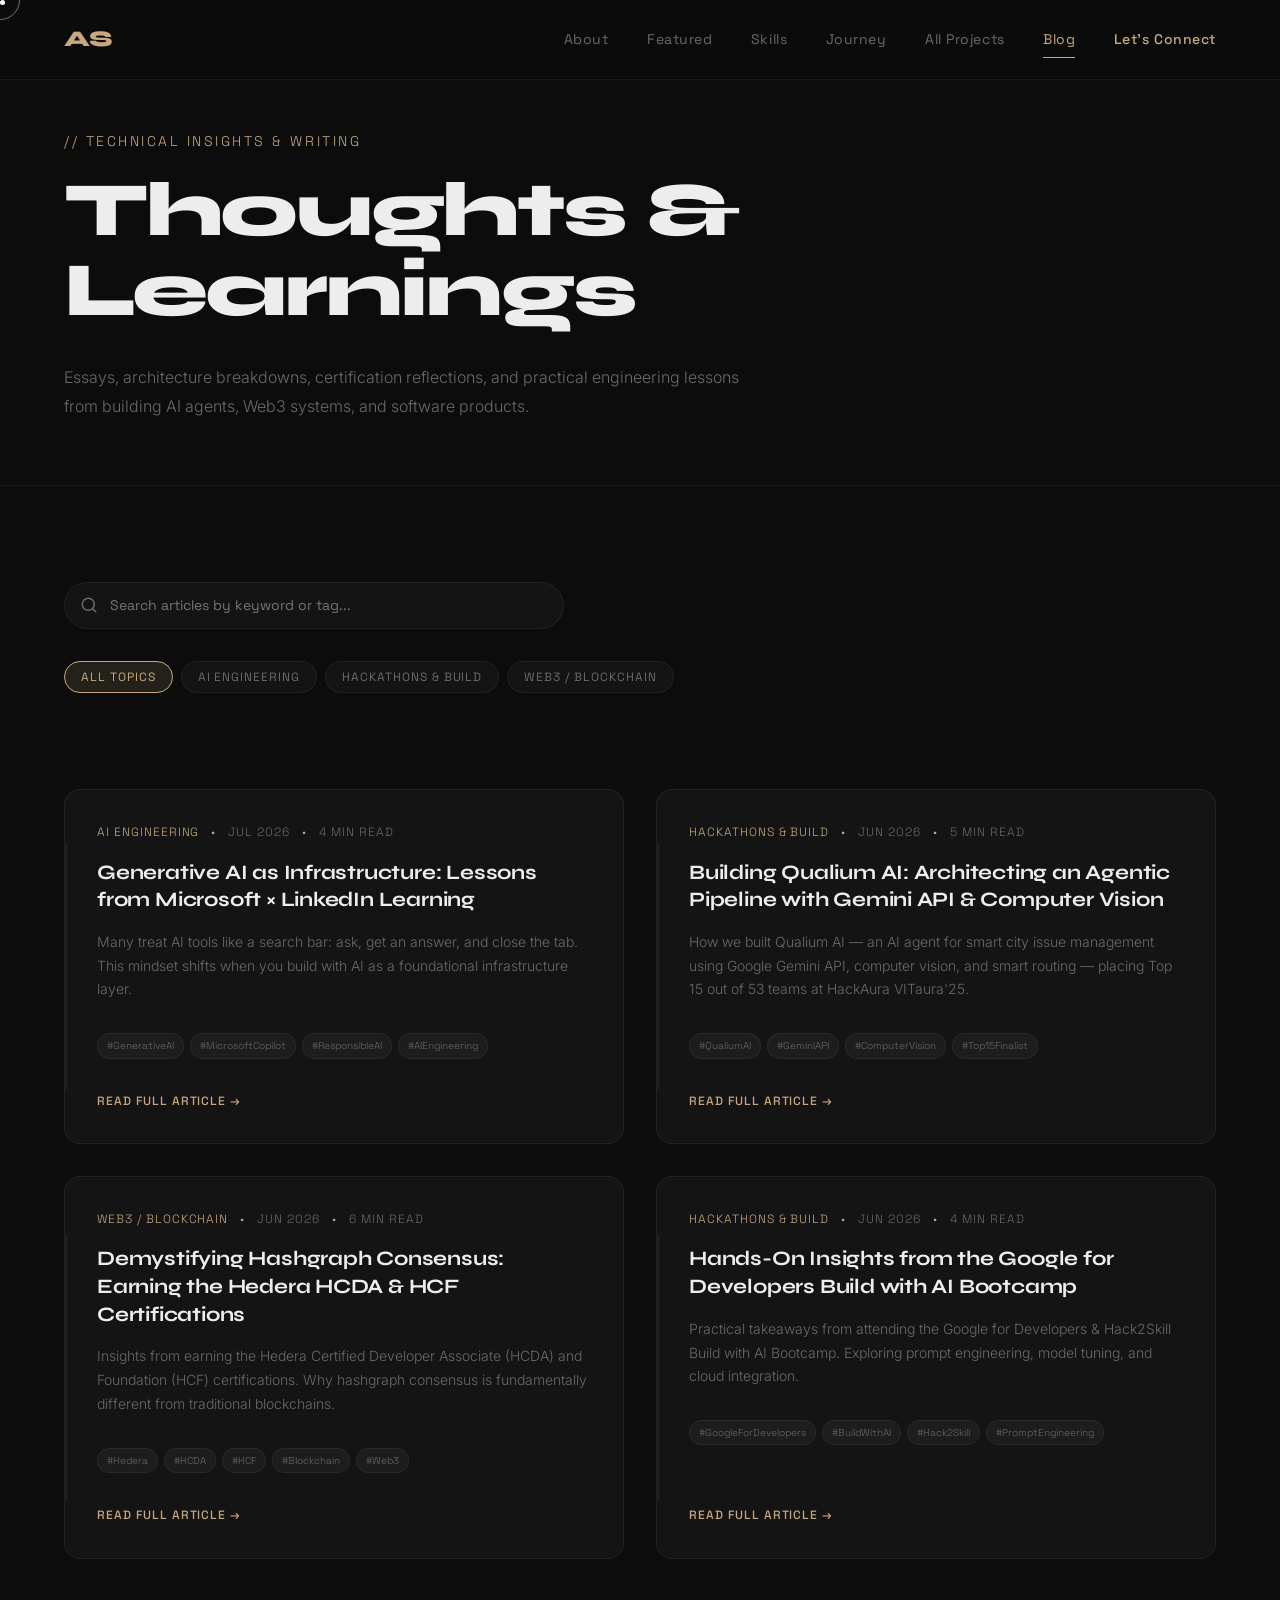
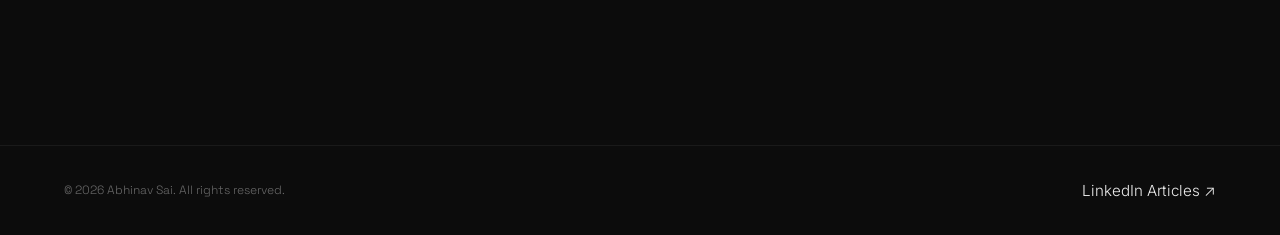
<file: blog/index.html>
<!DOCTYPE html>
<html lang="en">
<head>
  <meta charset="UTF-8">
  <meta name="viewport" content="width=device-width, initial-scale=1.0">
  <title>Insights &amp; Blog — Abhinav Sai | AI &amp; Software Engineering</title>
  <meta name="description" content="Technical articles, learnings, and insights on Generative AI, machine learning, Hedera Hashgraph Web3, and hackathon engineering by Abhinav Sai.">
  <meta name="theme-color" content="#0c0c0c">

  <!-- Open Graph -->
  <meta property="og:title" content="Insights & Blog — Abhinav Sai | AI & Software Engineering">
  <meta property="og:description" content="Technical articles and learnings on Generative AI, Web3, and Software Engineering.">
  <meta property="og:type" content="website">

  <!-- Favicon -->
  <link rel="icon" href="data:image/svg+xml,<svg xmlns=%22http://www.w3.org/2000/svg%22 viewBox=%220 0 100 100%22><rect fill=%22%230c0c0c%22 width=%22100%22 height=%22100%22 rx=%2220%22/><text x=%2250%22 y=%2268%22 font-family=%22sans-serif%22 font-size=%2240%22 font-weight=%22700%22 fill=%22%23C8A97E%22 text-anchor=%22middle%22>AS</text></svg>">

  <!-- Fonts -->
  <link rel="preconnect" href="https://fonts.googleapis.com">
  <link rel="preconnect" href="https://fonts.gstatic.com" crossorigin>
  <link href="https://fonts.googleapis.com/css2?family=Syne:wght@400;500;600;700;800&family=Inter:wght@300;400;500&family=Space+Grotesk:wght@400;500&display=swap" rel="stylesheet">

  <!-- Styles (Standalone Blog CSS) -->
  <link rel="stylesheet" href="css/blog.css">
  <link rel="stylesheet" href="../css/blog.css">
</head>
<body>
  <!-- ==================== CUSTOM CURSOR ==================== -->
  <div class="cursor" id="cursor">
    <div class="cursor__circle"></div>
    <span class="cursor__label"></span>
  </div>
  <div class="cursor-dot" id="cursor-dot"></div>

  <!-- ==================== NAVIGATION ==================== -->
  <header class="nav" id="nav">
    <div class="nav__inner">
      <a href="https://abhinavsai.com/" class="nav__logo">
        <span>AS</span>
      </a>
      <nav class="nav__links" aria-label="Main navigation">
        <a href="https://abhinavsai.com/#about" class="nav__link">About</a>
        <a href="https://abhinavsai.com/#work" class="nav__link">Featured</a>
        <a href="https://abhinavsai.com/#services" class="nav__link">Skills</a>
        <a href="https://abhinavsai.com/#experience" class="nav__link">Journey</a>
        <a href="https://abhinavsai.com/projects" class="nav__link">All Projects</a>
        <a href="index.html" class="nav__link is-active" style="color: var(--c-accent);">Blog</a>
        <a href="https://abhinavsai.com/#contact" class="nav__link nav__link--cta">Let's Connect</a>
      </nav>
      <button class="nav__hamburger" id="nav-hamburger" aria-label="Toggle navigation menu">
        <div class="nav__hamburger-lines">
          <span></span>
          <span></span>
        </div>
      </button>
    </div>
  </header>

  <!-- ==================== MOBILE MENU OVERLAY ==================== -->
  <div class="menu-overlay" id="menu-overlay">
    <nav class="menu-overlay__nav" aria-label="Mobile navigation">
      <a href="https://abhinavsai.com/#about" class="menu-overlay__link" data-index="01"><span>About</span></a>
      <a href="https://abhinavsai.com/#work" class="menu-overlay__link" data-index="02"><span>Featured</span></a>
      <a href="https://abhinavsai.com/#services" class="menu-overlay__link" data-index="03"><span>Skills</span></a>
      <a href="https://abhinavsai.com/#experience" class="menu-overlay__link" data-index="04"><span>Journey</span></a>
      <a href="https://abhinavsai.com/projects" class="menu-overlay__link" data-index="05"><span>Projects</span></a>
      <a href="index.html" class="menu-overlay__link" data-index="06"><span style="color: var(--c-accent);">Blog</span></a>
      <a href="https://abhinavsai.com/#contact" class="menu-overlay__link" data-index="07"><span>Contact</span></a>
    </nav>
    <div class="menu-overlay__footer">
      <div class="menu-overlay__footer-socials">
        <a href="https://github.com/abhinavsai2006" target="_blank" rel="noopener">GitHub</a>
        <a href="https://www.linkedin.com/in/madapatiabhinav-sai" target="_blank" rel="noopener">LinkedIn</a>
      </div>
      <span class="menu-overlay__footer-email">hello@abhinavsai.com</span>
    </div>
  </div>

  <main>
    <!-- ==================== HERO SECTION ==================== -->
    <section class="blog-hero">
      <div class="container">
        <div class="blog-hero__header">
          <span class="blog-hero__tag">// TECHNICAL INSIGHTS &amp; WRITING</span>
          <h1 class="blog-hero__title">Thoughts &amp; Learnings</h1>
          <p class="blog-hero__subtitle">
            Essays, architecture breakdowns, certification reflections, and practical engineering lessons from building AI agents, Web3 systems, and software products.
          </p>
        </div>
      </div>
    </section>

    <!-- ==================== ARTICLES SECTION ==================== -->
    <section style="padding: var(--space-lg) 0 var(--section-py);">
      <div class="container">

        <!-- Toolbar: Search & Category Filters -->
        <div class="blog-toolbar">
          <div class="blog-search">
            <svg width="18" height="18" viewBox="0 0 24 24" fill="none" stroke="currentColor" stroke-width="2" stroke-linecap="round" stroke-linejoin="round">
              <circle cx="11" cy="11" r="8"></circle>
              <line x1="21" y1="21" x2="16.65" y2="16.65"></line>
            </svg>
            <input type="text" id="blog-search-input" placeholder="Search articles by keyword or tag..." aria-label="Search articles">
          </div>

          <div class="blog-filters" id="blog-filters">
            <button class="filter-pill is-active" data-category="all">All Topics</button>
            <button class="filter-pill" data-category="ai engineering">AI Engineering</button>
            <button class="filter-pill" data-category="hackathons & build">Hackathons &amp; Build</button>
            <button class="filter-pill" data-category="web3 / blockchain">Web3 / Blockchain</button>
          </div>
        </div>

        <!-- Articles Grid -->
        <div class="blog-grid" id="blog-grid">
          <!-- Dynamically rendered by JS -->
        </div>

      </div>
    </section>
  </main>

  <!-- ==================== ARTICLE MODAL VIEWER ==================== -->
  <div class="article-modal" id="article-modal" role="dialog" aria-modal="true">
    <div class="article-modal__content">
      <button class="article-modal__close" id="modal-close" aria-label="Close article">&times;</button>
      <div class="article-modal__body" id="modal-body">
        <!-- Content injected dynamically -->
      </div>
    </div>
  </div>

  <!-- ==================== FOOTER ==================== -->
  <footer class="footer">
    <div class="container">
      <div class="footer__inner">
        <span class="footer__copy">&copy; 2026 Abhinav Sai. All rights reserved.</span>
        <a href="https://www.linkedin.com/in/madapati-abhinav-sai/" target="_blank" rel="noopener noreferrer" class="creds__linkedin">
          LinkedIn Articles ↗
        </a>
      </div>
    </div>
  </footer>

  <!-- Scripts -->
  <script src="js/blog.js"></script>
  <script src="../js/blog.js"></script>
</body>
</html>
</file>
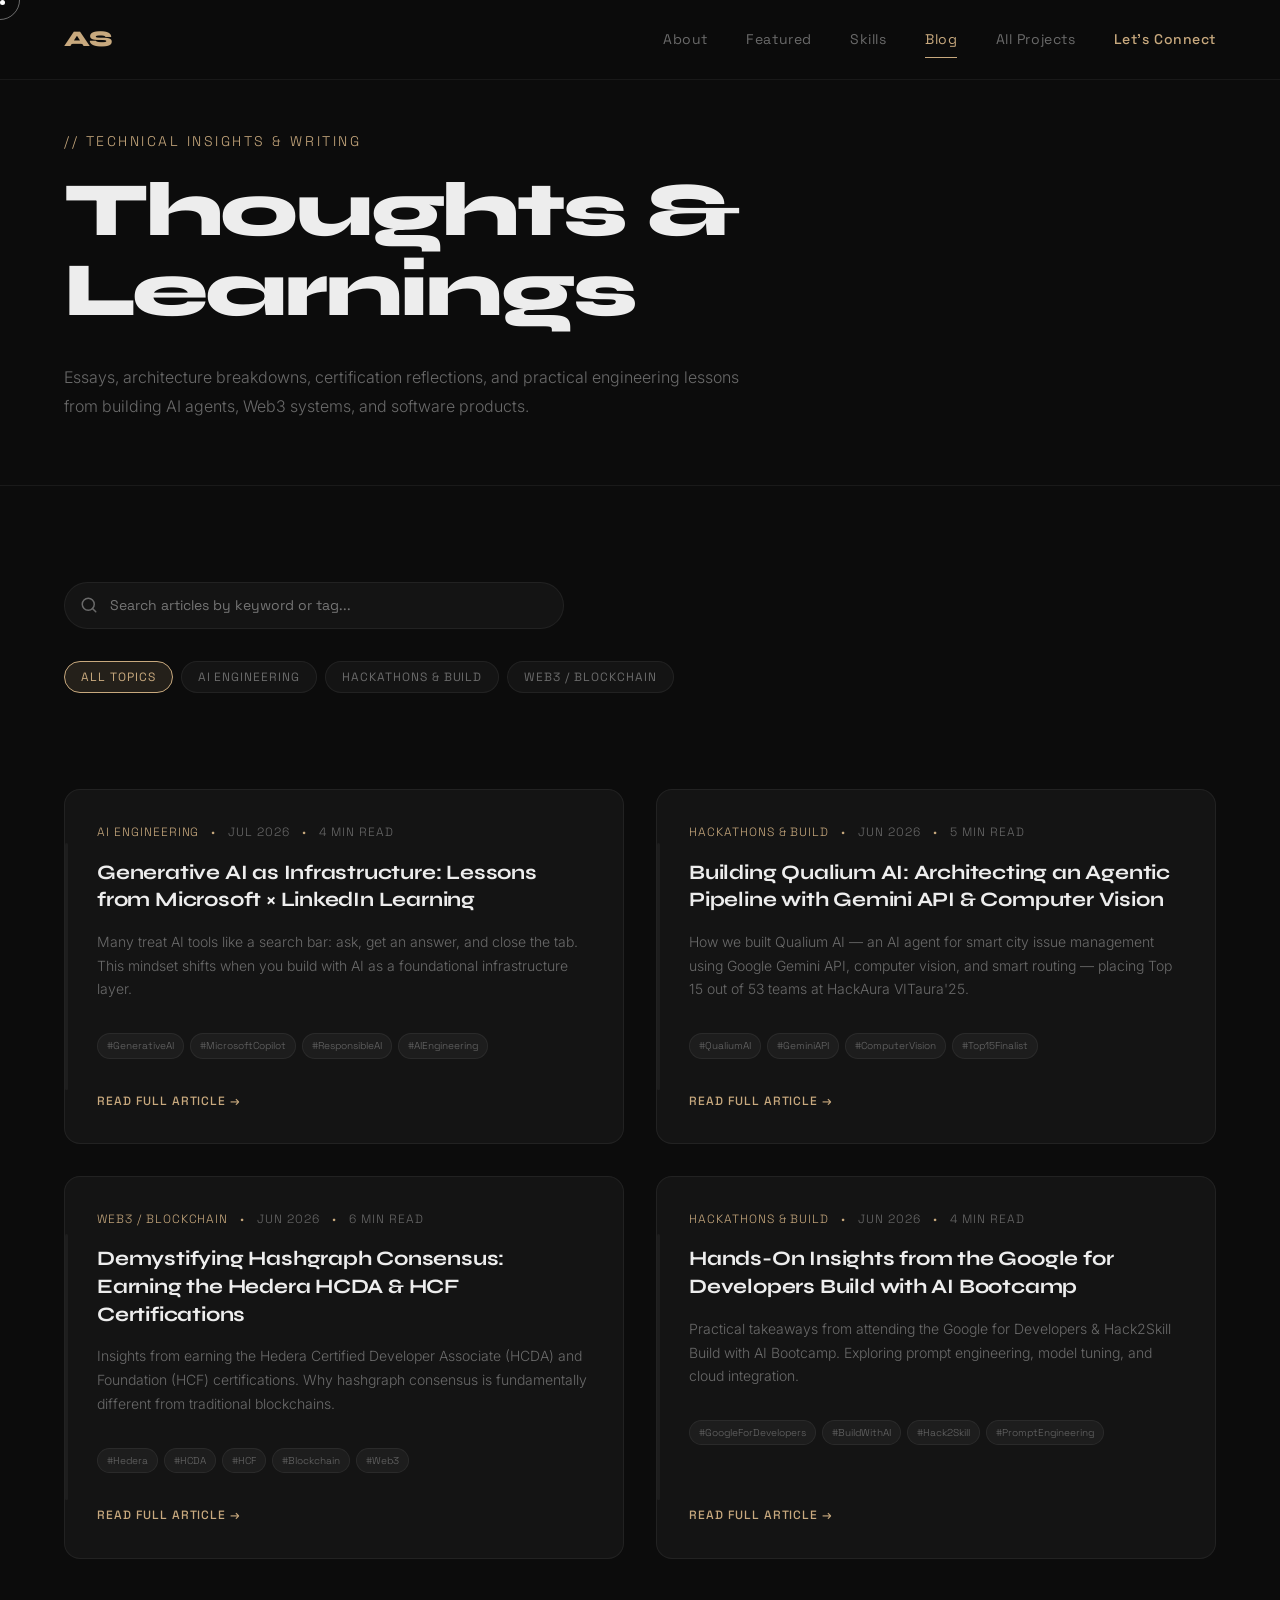
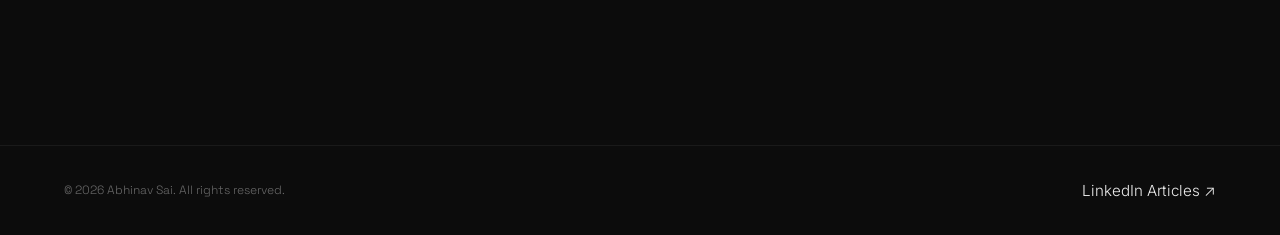
<file: blogs/index.html>
<!DOCTYPE html>
<html lang="en">
<head>
  <meta charset="UTF-8">
  <meta name="viewport" content="width=device-width, initial-scale=1.0">
  <title>Insights &amp; Blog — Abhinav Sai | AI &amp; Software Engineering</title>
  <meta name="description" content="Technical articles, learnings, and insights on Generative AI, machine learning, Hedera Hashgraph Web3, and hackathon engineering by Abhinav Sai.">
  <meta name="theme-color" content="#0c0c0c">

  <!-- Open Graph -->
  <meta property="og:title" content="Insights & Blog — Abhinav Sai | AI & Software Engineering">
  <meta property="og:description" content="Technical articles and learnings on Generative AI, Web3, and Software Engineering.">
  <meta property="og:type" content="website">

  <!-- Favicon -->
  <link rel="icon" href="data:image/svg+xml,<svg xmlns=%22http://www.w3.org/2000/svg%22 viewBox=%220 0 100 100%22><rect fill=%22%230c0c0c%22 width=%22100%22 height=%22100%22 rx=%2220%22/><text x=%2250%22 y=%2268%22 font-family=%22sans-serif%22 font-size=%2240%22 font-weight=%22700%22 fill=%22%23C8A97E%22 text-anchor=%22middle%22>AS</text></svg>">

  <!-- Fonts -->
  <link rel="preconnect" href="https://fonts.googleapis.com">
  <link rel="preconnect" href="https://fonts.gstatic.com" crossorigin>
  <link href="https://fonts.googleapis.com/css2?family=Syne:wght@400;500;600;700;800&family=Inter:wght@300;400;500&family=Space+Grotesk:wght@400;500&display=swap" rel="stylesheet">

  <!-- Styles (Standalone Blog CSS) -->
  <link rel="stylesheet" href="css/blog.css">
  <link rel="stylesheet" href="../css/blog.css">
</head>
<body>
  <!-- ==================== CUSTOM CURSOR ==================== -->
  <div class="cursor" id="cursor">
    <div class="cursor__circle"></div>
    <span class="cursor__label"></span>
  </div>
  <div class="cursor-dot" id="cursor-dot"></div>

  <!-- ==================== NAVIGATION ==================== -->
  <header class="nav" id="nav">
    <div class="nav__inner">
      <a href="https://abhinavsai.com/" class="nav__logo">
        <span>AS</span>
      </a>
      <nav class="nav__links" aria-label="Main navigation">
        <a href="https://abhinavsai.com/#about" class="nav__link">About</a>
        <a href="https://abhinavsai.com/#work" class="nav__link">Featured</a>
        <a href="https://abhinavsai.com/#services" class="nav__link">Skills</a>
        <a href="index.html" class="nav__link is-active" style="color: var(--c-accent);">Blog</a>
        <a href="https://abhinavsai.com/projects" class="nav__link">All Projects</a>
        <a href="https://abhinavsai.com/#contact" class="nav__link nav__link--cta">Let's Connect</a>
      </nav>
      <button class="nav__hamburger" id="nav-hamburger" aria-label="Toggle navigation menu">
        <div class="nav__hamburger-lines">
          <span></span>
          <span></span>
        </div>
      </button>
    </div>
  </header>

  <!-- ==================== MOBILE MENU OVERLAY ==================== -->
  <div class="menu-overlay" id="menu-overlay">
    <nav class="menu-overlay__nav" aria-label="Mobile navigation">
      <a href="https://abhinavsai.com/#about" class="menu-overlay__link" data-index="01"><span>About</span></a>
      <a href="https://abhinavsai.com/#work" class="menu-overlay__link" data-index="02"><span>Featured</span></a>
      <a href="https://abhinavsai.com/#services" class="menu-overlay__link" data-index="03"><span>Skills</span></a>
      <a href="https://abhinavsai.com/#experience" class="menu-overlay__link" data-index="04"><span>Journey</span></a>
      <a href="https://abhinavsai.com/projects" class="menu-overlay__link" data-index="05"><span>Projects</span></a>
      <a href="index.html" class="menu-overlay__link" data-index="06"><span style="color: var(--c-accent);">Blog</span></a>
      <a href="https://abhinavsai.com/#contact" class="menu-overlay__link" data-index="07"><span>Contact</span></a>
    </nav>
    <div class="menu-overlay__footer">
      <div class="menu-overlay__footer-socials">
        <a href="https://github.com/abhinavsai2006" target="_blank" rel="noopener">GitHub</a>
        <a href="https://www.linkedin.com/in/madapatiabhinav-sai" target="_blank" rel="noopener">LinkedIn</a>
      </div>
      <span class="menu-overlay__footer-email">hello@abhinavsai.com</span>
    </div>
  </div>

  <main>
    <!-- ==================== HERO SECTION ==================== -->
    <section class="blog-hero">
      <div class="container">
        <div class="blog-hero__header">
          <span class="blog-hero__tag">// TECHNICAL INSIGHTS &amp; WRITING</span>
          <h1 class="blog-hero__title">Thoughts &amp; Learnings</h1>
          <p class="blog-hero__subtitle">
            Essays, architecture breakdowns, certification reflections, and practical engineering lessons from building AI agents, Web3 systems, and software products.
          </p>
        </div>
      </div>
    </section>

    <!-- ==================== ARTICLES SECTION ==================== -->
    <section style="padding: var(--space-lg) 0 var(--section-py);">
      <div class="container">

        <!-- Toolbar: Search & Category Filters -->
        <div class="blog-toolbar">
          <div class="blog-search">
            <svg width="18" height="18" viewBox="0 0 24 24" fill="none" stroke="currentColor" stroke-width="2" stroke-linecap="round" stroke-linejoin="round">
              <circle cx="11" cy="11" r="8"></circle>
              <line x1="21" y1="21" x2="16.65" y2="16.65"></line>
            </svg>
            <input type="text" id="blog-search-input" placeholder="Search articles by keyword or tag..." aria-label="Search articles">
          </div>

          <div class="blog-filters" id="blog-filters">
            <button class="filter-pill is-active" data-category="all">All Topics</button>
            <button class="filter-pill" data-category="ai engineering">AI Engineering</button>
            <button class="filter-pill" data-category="hackathons & build">Hackathons &amp; Build</button>
            <button class="filter-pill" data-category="web3 / blockchain">Web3 / Blockchain</button>
          </div>
        </div>

        <!-- Articles Grid -->
        <div class="blog-grid" id="blog-grid">
          <!-- Dynamically rendered by JS -->
        </div>

      </div>
    </section>
  </main>

  <!-- ==================== ARTICLE MODAL VIEWER ==================== -->
  <div class="article-modal" id="article-modal" role="dialog" aria-modal="true">
    <div class="article-modal__content">
      <button class="article-modal__close" id="modal-close" aria-label="Close article">&times;</button>
      <div class="article-modal__body" id="modal-body">
        <!-- Content injected dynamically -->
      </div>
    </div>
  </div>

  <!-- ==================== FOOTER ==================== -->
  <footer class="footer">
    <div class="container">
      <div class="footer__inner">
        <span class="footer__copy">&copy; 2026 Abhinav Sai. All rights reserved.</span>
        <a href="https://www.linkedin.com/in/madapati-abhinav-sai/" target="_blank" rel="noopener noreferrer" class="creds__linkedin">
          LinkedIn Articles ↗
        </a>
      </div>
    </div>
  </footer>

  <!-- Scripts -->
  <script src="js/blog.js"></script>
  <script src="../js/blog.js"></script>
</body>
</html>
</file>
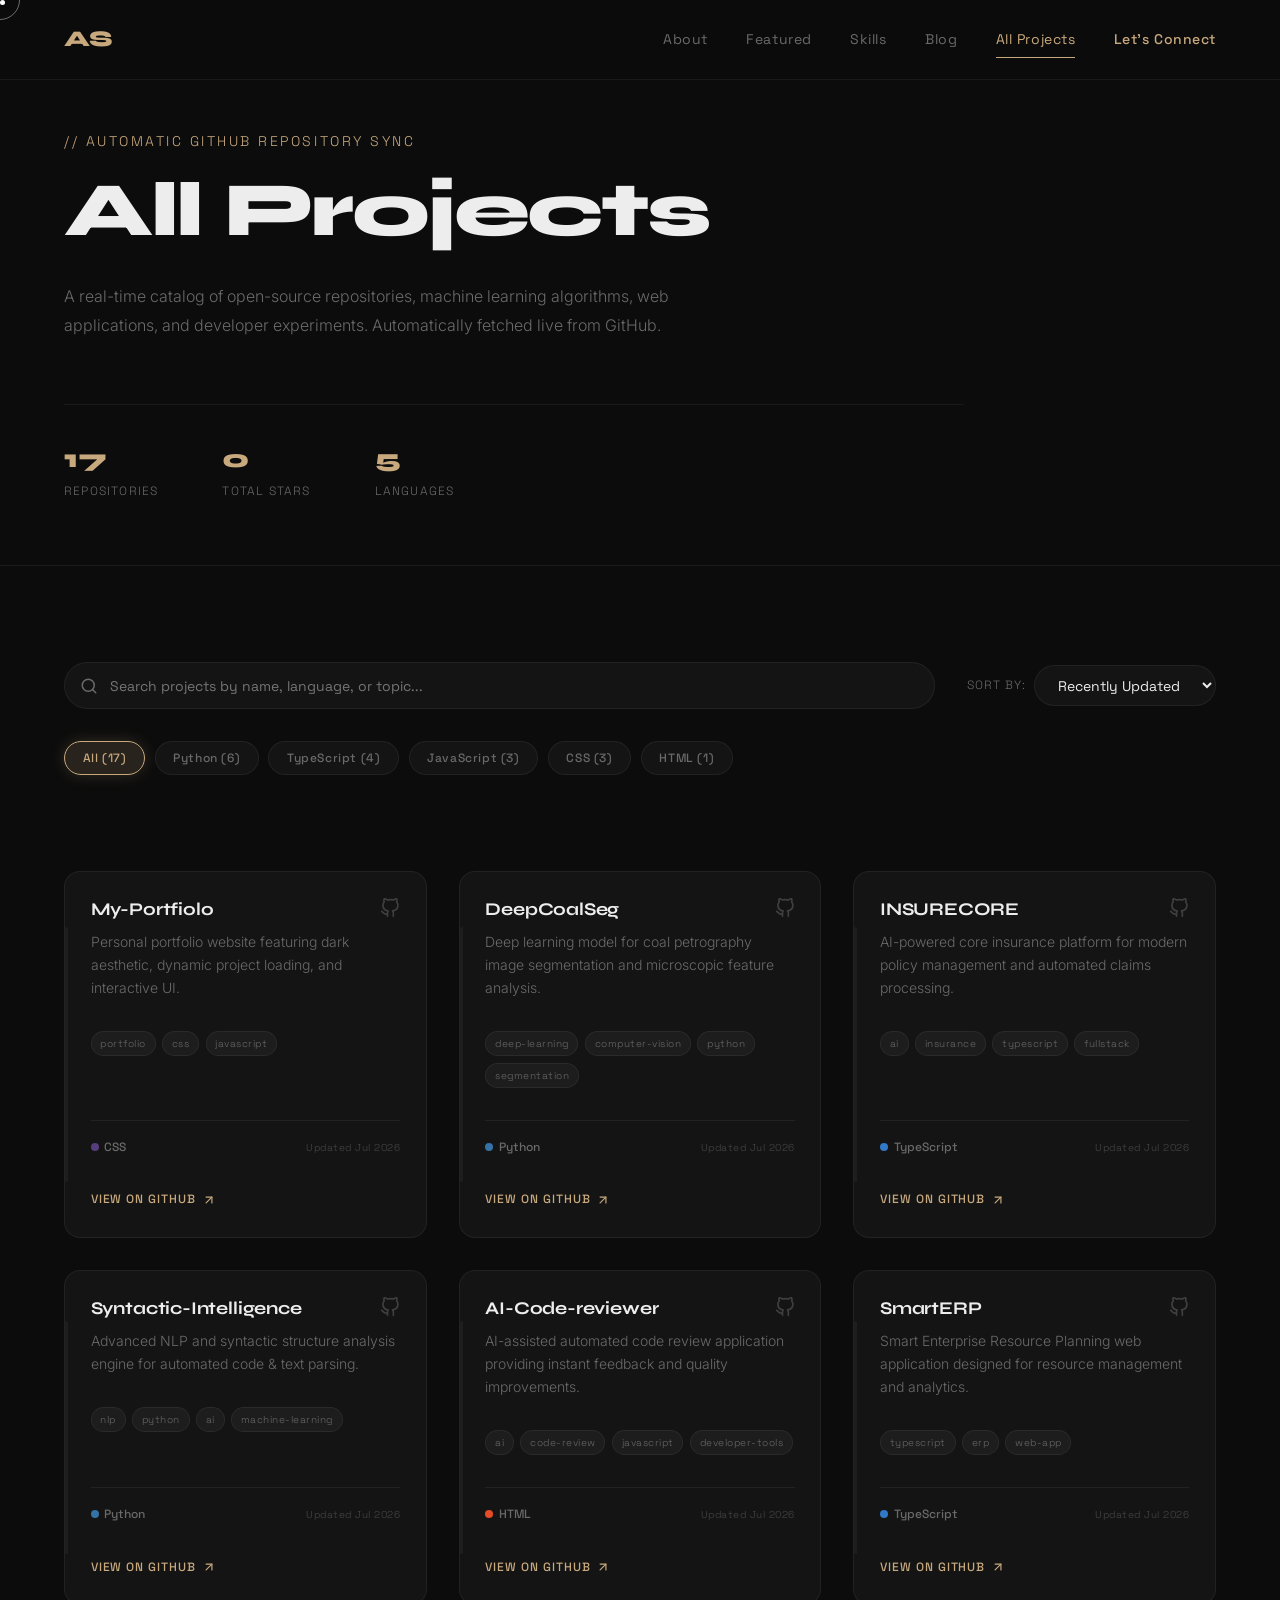
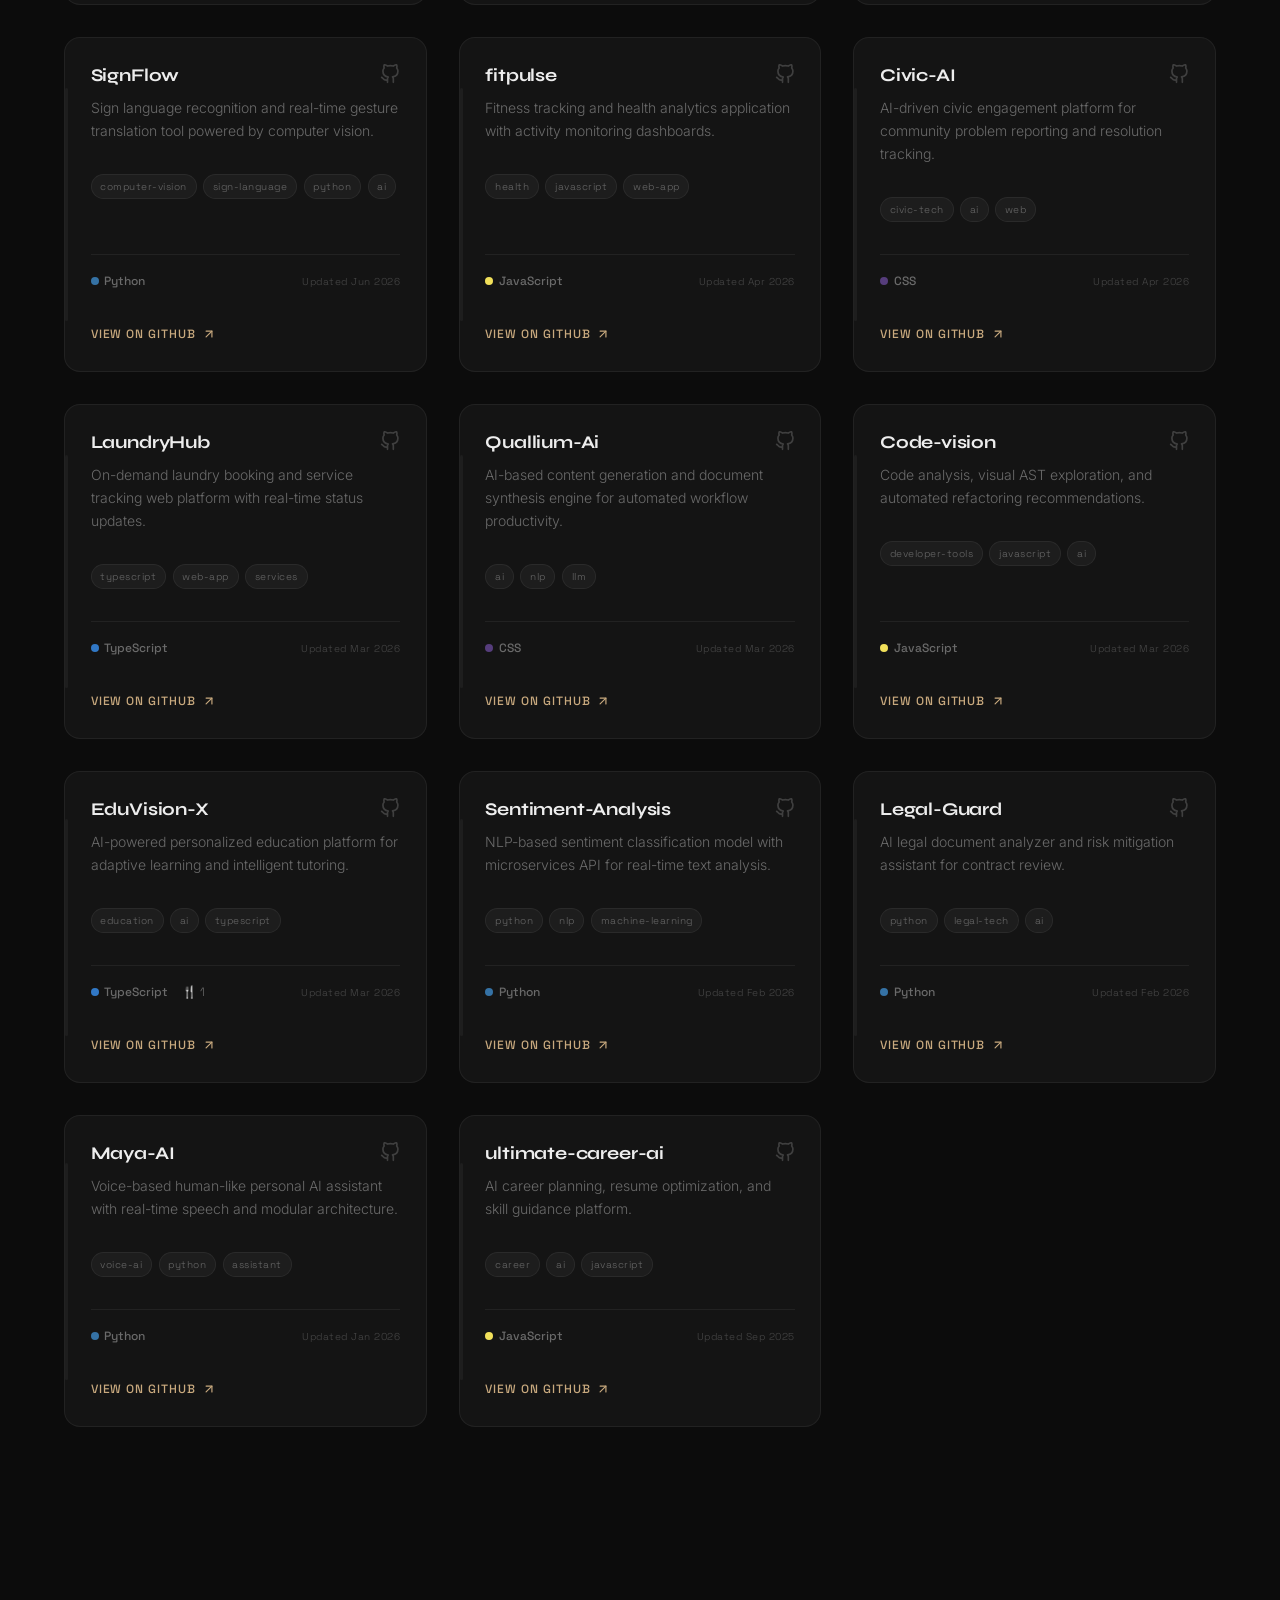
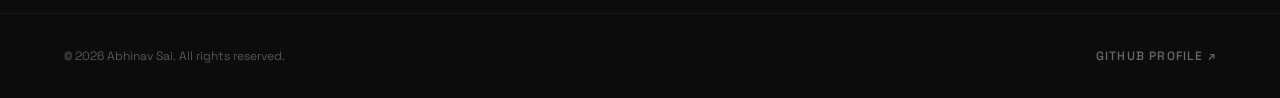
<file: projects/index.html>
<!DOCTYPE html>
<html lang="en">
<head>
  <meta charset="UTF-8">
  <meta name="viewport" content="width=device-width, initial-scale=1.0">
  <title>Projects — Abhinav Sai | GitHub Repository Catalog</title>
  <meta name="description" content="Explore open-source repositories, AI/ML models, and web applications built by Abhinav Sai Madapati. Automatically synced with GitHub.">
  <meta name="theme-color" content="#0c0c0c">

  <!-- Open Graph -->
  <meta property="og:title" content="Projects — Abhinav Sai | GitHub Repository Catalog">
  <meta property="og:description" content="Real-time open-source project catalog automatically synced with GitHub API.">
  <meta property="og:type" content="website">

  <!-- Favicon -->
  <link rel="icon" href="data:image/svg+xml,<svg xmlns=%22http://www.w3.org/2000/svg%22 viewBox=%220 0 100 100%22><rect fill=%22%230c0c0c%22 width=%22100%22 height=%22100%22 rx=%2220%22/><text x=%2250%22 y=%2268%22 font-family=%22sans-serif%22 font-size=%2240%22 font-weight=%22700%22 fill=%22%23C8A97E%22 text-anchor=%22middle%22>AS</text></svg>">

  <!-- Fonts -->
  <link rel="preconnect" href="https://fonts.googleapis.com">
  <link rel="preconnect" href="https://fonts.gstatic.com" crossorigin>
  <link href="https://fonts.googleapis.com/css2?family=Syne:wght@400;500;600;700;800&family=Inter:wght@300;400;500&family=Space+Grotesk:wght@400;500&display=swap" rel="stylesheet">

  <!-- Styles (Standalone Projects CSS) -->
  <link rel="stylesheet" href="css/projects.css">
  <link rel="stylesheet" href="../css/projects.css">
</head>
<body>
  <!-- ==================== CUSTOM CURSOR ==================== -->
  <div class="cursor" id="cursor">
    <div class="cursor__circle"></div>
    <span class="cursor__label"></span>
  </div>
  <div class="cursor-dot" id="cursor-dot"></div>

  <!-- ==================== NAVIGATION ==================== -->
  <header class="nav" id="nav">
    <div class="nav__inner">
      <a href="https://abhinavsai.com/" class="nav__logo">
        <span>AS</span>
      </a>
      <nav class="nav__links" aria-label="Main navigation">
        <a href="https://abhinavsai.com/#about" class="nav__link">About</a>
        <a href="https://abhinavsai.com/#work" class="nav__link">Featured</a>
        <a href="https://abhinavsai.com/#services" class="nav__link">Skills</a>
        <a href="https://abhinavsai.com/blogs" class="nav__link">Blog</a>
        <a href="index.html" class="nav__link is-active" style="color: var(--c-accent);">All Projects</a>
        <a href="https://abhinavsai.com/#contact" class="nav__link nav__link--cta">Let's Connect</a>
      </nav>
      <button class="nav__hamburger" id="nav-hamburger" aria-label="Toggle navigation menu">
        <div class="nav__hamburger-lines">
          <span></span>
          <span></span>
        </div>
      </button>
    </div>
  </header>

  <!-- ==================== MOBILE MENU OVERLAY ==================== -->
  <div class="menu-overlay" id="menu-overlay">
    <nav class="menu-overlay__nav" aria-label="Mobile navigation">
      <a href="https://abhinavsai.com/#about" class="menu-overlay__link" data-index="01"><span>About</span></a>
      <a href="https://abhinavsai.com/#work" class="menu-overlay__link" data-index="02"><span>Featured</span></a>
      <a href="https://abhinavsai.com/#services" class="menu-overlay__link" data-index="03"><span>Skills</span></a>
      <a href="https://abhinavsai.com/#experience" class="menu-overlay__link" data-index="04"><span>Journey</span></a>
      <a href="index.html" class="menu-overlay__link" data-index="05"><span style="color: var(--c-accent);">All Projects</span></a>
      <a href="https://abhinavsai.com/#contact" class="menu-overlay__link" data-index="06"><span>Contact</span></a>
    </nav>
    <div class="menu-overlay__footer">
      <div class="menu-overlay__footer-socials">
        <a href="https://github.com/abhinavsai2006" target="_blank" rel="noopener">GitHub</a>
        <a href="https://www.linkedin.com/in/madapatiabhinav-sai" target="_blank" rel="noopener">LinkedIn</a>
      </div>
      <span class="menu-overlay__footer-email">hello@abhinavsai.com</span>
    </div>
  </div>

  <main>
    <!-- ==================== HERO SECTION ==================== -->
    <section class="projects-hero">
      <div class="container">
        <div class="projects-hero__header">
          <span class="projects-hero__tag">// AUTOMATIC GITHUB REPOSITORY SYNC</span>
          <h1 class="projects-hero__title">All Projects</h1>
          <p class="projects-hero__subtitle">
            A real-time catalog of open-source repositories, machine learning algorithms, web applications, and developer experiments. Automatically fetched live from GitHub.
          </p>

          <!-- Stats bar -->
          <div class="projects-stats">
            <div class="projects-stat">
              <span class="projects-stat__num" id="stat-repos-num">—</span>
              <span class="projects-stat__label">Repositories</span>
            </div>
            <div class="projects-stat">
              <span class="projects-stat__num" id="stat-stars-num">—</span>
              <span class="projects-stat__label">Total Stars</span>
            </div>
            <div class="projects-stat">
              <span class="projects-stat__num" id="stat-langs-num">—</span>
              <span class="projects-stat__label">Languages</span>
            </div>
          </div>
        </div>
      </div>
    </section>

    <!-- ==================== PROJECTS CATALOG SECTION ==================== -->
    <section class="projects-catalog" style="padding: var(--space-lg) 0 var(--section-py);">
      <div class="container">

        <!-- Toolbar: Search, Filters & Sorting -->
        <div class="projects-toolbar">
          <div class="projects-toolbar__top">
            <div class="projects-search">
              <svg width="18" height="18" viewBox="0 0 24 24" fill="none" stroke="currentColor" stroke-width="2" stroke-linecap="round" stroke-linejoin="round">
                <circle cx="11" cy="11" r="8"></circle>
                <line x1="21" y1="21" x2="16.65" y2="16.65"></line>
              </svg>
              <input type="text" id="projects-search-input" placeholder="Search projects by name, language, or topic..." aria-label="Search projects">
            </div>

            <div class="projects-sort">
              <label for="projects-sort-select">Sort by:</label>
              <select id="projects-sort-select" aria-label="Sort projects">
                <option value="updated">Recently Updated</option>
                <option value="stars">Most Starred</option>
                <option value="name">Name (A–Z)</option>
              </select>
            </div>
          </div>

          <!-- Language filter pills -->
          <div class="projects-filters" id="projects-filters">
            <button class="filter-pill is-active" data-lang="all">All</button>
          </div>
        </div>

        <!-- Projects Grid (Skeleton / Content / Error / Empty) -->
        <div class="projects-grid" id="projects-grid">
          <!-- Dynamically populated by JS -->
        </div>

      </div>
    </section>
  </main>

  <!-- ==================== FOOTER ==================== -->
  <footer class="footer">
    <div class="container">
      <div class="footer__inner">
        <span class="footer__copy">&copy; 2026 Abhinav Sai. All rights reserved.</span>
        <a href="https://github.com/abhinavsai2006" target="_blank" rel="noopener noreferrer" class="creds__linkedin">
          GitHub Profile ↗
        </a>
      </div>
    </div>
  </footer>

  <!-- Scripts -->
  <script src="js/projects.js"></script>
</body>
</html>
</file>
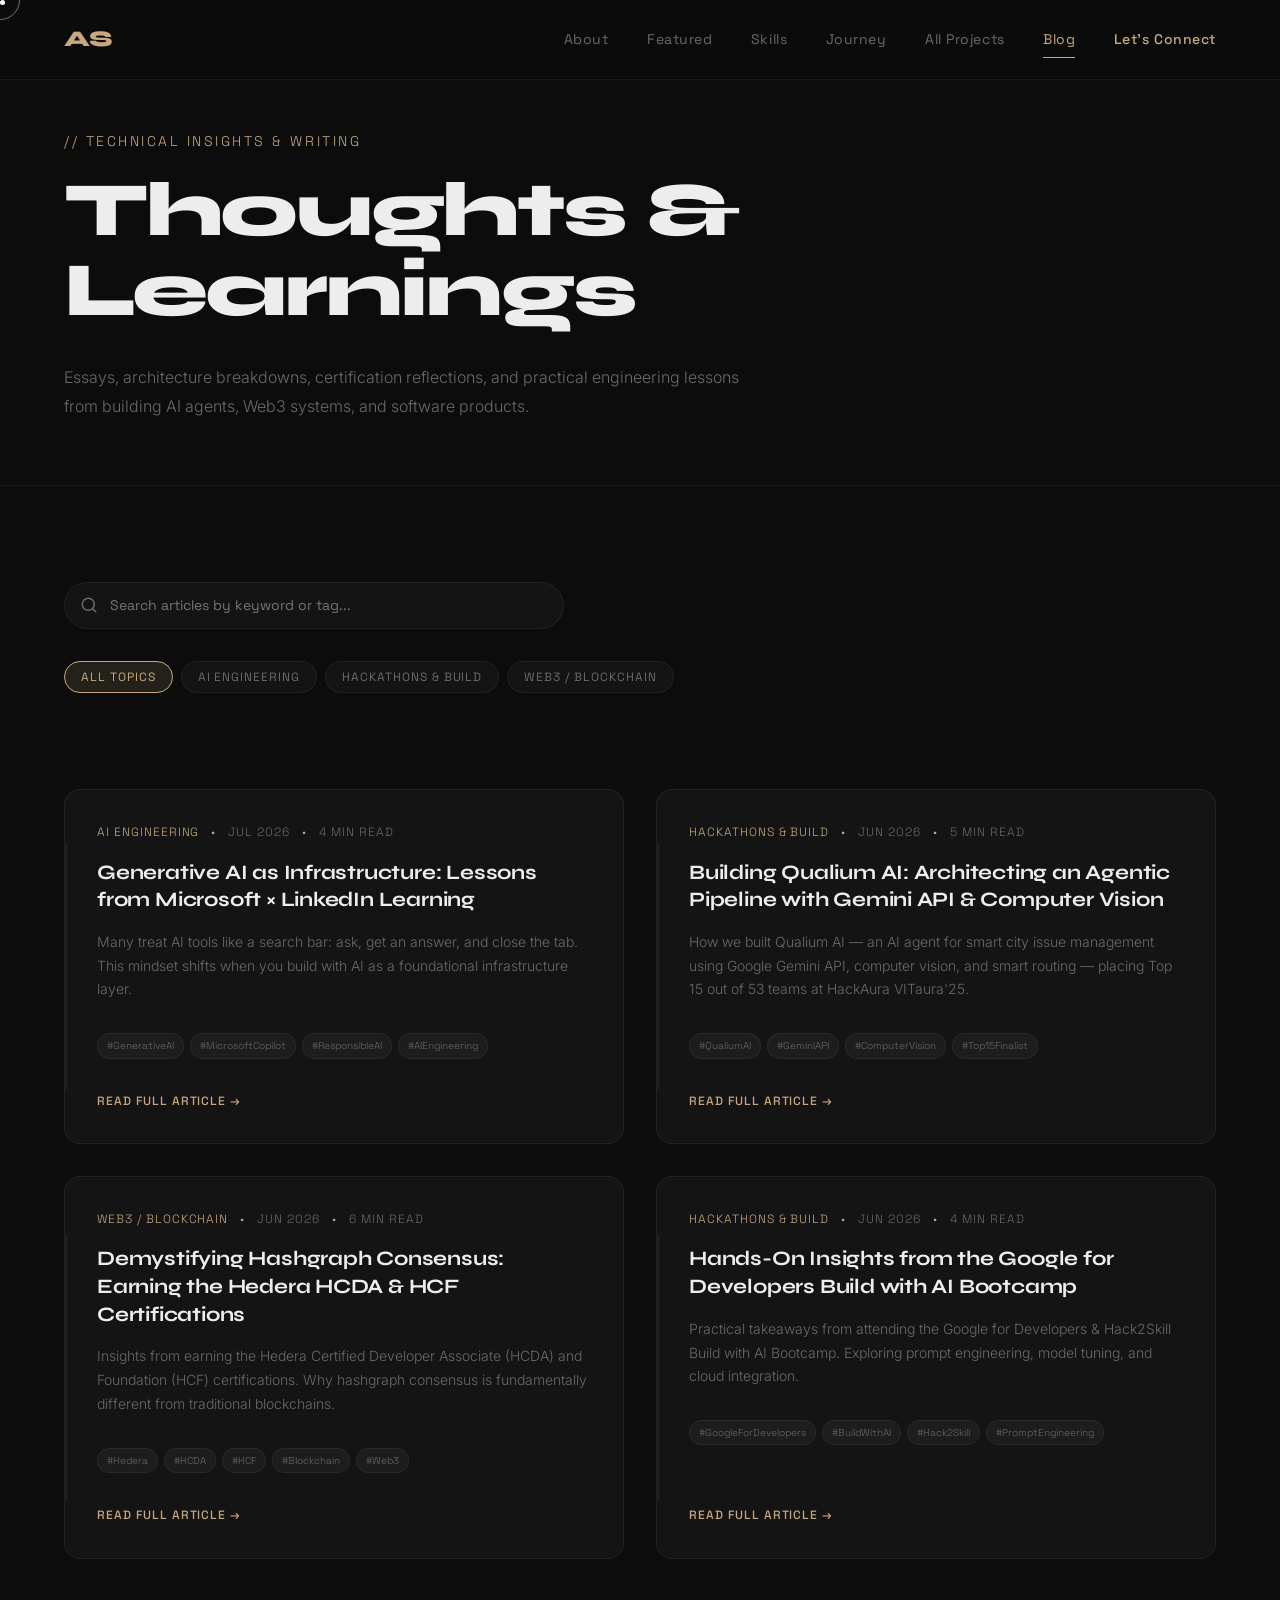
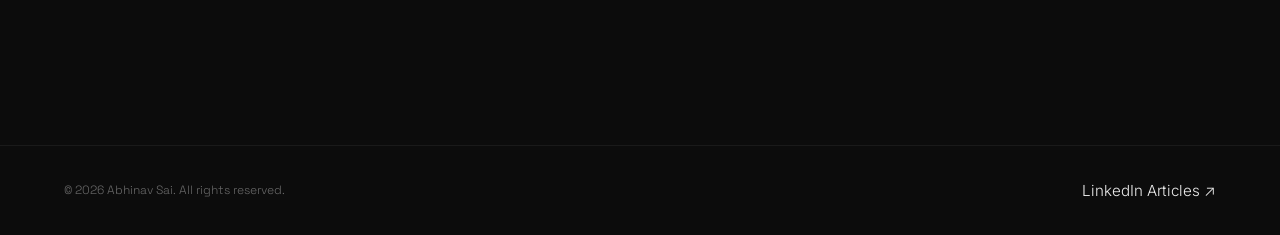
<file: blog.html>
<!DOCTYPE html>
<html lang="en">
<head>
  <meta charset="UTF-8">
  <meta name="viewport" content="width=device-width, initial-scale=1.0">
  <title>Insights &amp; Blog — Abhinav Sai | AI &amp; Software Engineering</title>
  <meta name="description" content="Technical articles, learnings, and insights on Generative AI, machine learning, Hedera Hashgraph Web3, and hackathon engineering by Abhinav Sai.">
  <meta name="theme-color" content="#0c0c0c">

  <!-- Open Graph -->
  <meta property="og:title" content="Insights & Blog — Abhinav Sai | AI & Software Engineering">
  <meta property="og:description" content="Technical articles and learnings on Generative AI, Web3, and Software Engineering.">
  <meta property="og:type" content="website">

  <!-- Favicon -->
  <link rel="icon" href="data:image/svg+xml,<svg xmlns=%22http://www.w3.org/2000/svg%22 viewBox=%220 0 100 100%22><rect fill=%22%230c0c0c%22 width=%22100%22 height=%22100%22 rx=%2220%22/><text x=%2250%22 y=%2268%22 font-family=%22sans-serif%22 font-size=%2240%22 font-weight=%22700%22 fill=%22%23C8A97E%22 text-anchor=%22middle%22>AS</text></svg>">

  <!-- Fonts -->
  <link rel="preconnect" href="https://fonts.googleapis.com">
  <link rel="preconnect" href="https://fonts.gstatic.com" crossorigin>
  <link href="https://fonts.googleapis.com/css2?family=Syne:wght@400;500;600;700;800&family=Inter:wght@300;400;500&family=Space+Grotesk:wght@400;500&display=swap" rel="stylesheet">

  <!-- Styles (Standalone Blog CSS) -->
  <link rel="stylesheet" href="css/blog.css">
</head>
<body>
  <!-- ==================== CUSTOM CURSOR ==================== -->
  <div class="cursor" id="cursor">
    <div class="cursor__circle"></div>
    <span class="cursor__label"></span>
  </div>
  <div class="cursor-dot" id="cursor-dot"></div>

  <!-- ==================== NAVIGATION ==================== -->
  <header class="nav" id="nav">
    <div class="nav__inner">
      <a href="index.html" class="nav__logo">
        <span>AS</span>
      </a>
      <nav class="nav__links" aria-label="Main navigation">
        <a href="index.html#about" class="nav__link">About</a>
        <a href="index.html#work" class="nav__link">Featured</a>
        <a href="index.html#services" class="nav__link">Skills</a>
        <a href="index.html#experience" class="nav__link">Journey</a>
        <a href="projects.html" class="nav__link">All Projects</a>
        <a href="blog.html" class="nav__link is-active" style="color: var(--c-accent);">Blog</a>
        <a href="index.html#contact" class="nav__link nav__link--cta">Let's Connect</a>
      </nav>
      <button class="nav__hamburger" id="nav-hamburger" aria-label="Toggle navigation menu">
        <div class="nav__hamburger-lines">
          <span></span>
          <span></span>
        </div>
      </button>
    </div>
  </header>

  <!-- ==================== MOBILE MENU OVERLAY ==================== -->
  <div class="menu-overlay" id="menu-overlay">
    <nav class="menu-overlay__nav" aria-label="Mobile navigation">
      <a href="index.html#about" class="menu-overlay__link" data-index="01"><span>About</span></a>
      <a href="index.html#work" class="menu-overlay__link" data-index="02"><span>Featured</span></a>
      <a href="index.html#services" class="menu-overlay__link" data-index="03"><span>Skills</span></a>
      <a href="index.html#experience" class="menu-overlay__link" data-index="04"><span>Journey</span></a>
      <a href="projects.html" class="menu-overlay__link" data-index="05"><span>Projects</span></a>
      <a href="blog.html" class="menu-overlay__link" data-index="06"><span style="color: var(--c-accent);">Blog</span></a>
      <a href="index.html#contact" class="menu-overlay__link" data-index="07"><span>Contact</span></a>
    </nav>
    <div class="menu-overlay__footer">
      <div class="menu-overlay__footer-socials">
        <a href="https://github.com/abhinavsai2006" target="_blank" rel="noopener">GitHub</a>
        <a href="https://www.linkedin.com/in/madapatiabhinav-sai" target="_blank" rel="noopener">LinkedIn</a>
      </div>
      <span class="menu-overlay__footer-email">hello@abhinavsai.com</span>
    </div>
  </div>

  <main>
    <!-- ==================== HERO SECTION ==================== -->
    <section class="blog-hero">
      <div class="container">
        <div class="blog-hero__header">
          <span class="blog-hero__tag">// TECHNICAL INSIGHTS &amp; WRITING</span>
          <h1 class="blog-hero__title">Thoughts &amp; Learnings</h1>
          <p class="blog-hero__subtitle">
            Essays, architecture breakdowns, certification reflections, and practical engineering lessons from building AI agents, Web3 systems, and software products.
          </p>
        </div>
      </div>
    </section>

    <!-- ==================== ARTICLES SECTION ==================== -->
    <section style="padding: var(--space-lg) 0 var(--section-py);">
      <div class="container">

        <!-- Toolbar: Search & Category Filters -->
        <div class="blog-toolbar">
          <div class="blog-search">
            <svg width="18" height="18" viewBox="0 0 24 24" fill="none" stroke="currentColor" stroke-width="2" stroke-linecap="round" stroke-linejoin="round">
              <circle cx="11" cy="11" r="8"></circle>
              <line x1="21" y1="21" x2="16.65" y2="16.65"></line>
            </svg>
            <input type="text" id="blog-search-input" placeholder="Search articles by keyword or tag..." aria-label="Search articles">
          </div>

          <div class="blog-filters" id="blog-filters">
            <button class="filter-pill is-active" data-category="all">All Topics</button>
            <button class="filter-pill" data-category="ai engineering">AI Engineering</button>
            <button class="filter-pill" data-category="hackathons & build">Hackathons &amp; Build</button>
            <button class="filter-pill" data-category="web3 / blockchain">Web3 / Blockchain</button>
          </div>
        </div>

        <!-- Articles Grid -->
        <div class="blog-grid" id="blog-grid">
          <!-- Dynamically rendered by JS -->
        </div>

      </div>
    </section>
  </main>

  <!-- ==================== ARTICLE MODAL VIEWER ==================== -->
  <div class="article-modal" id="article-modal" role="dialog" aria-modal="true">
    <div class="article-modal__content">
      <button class="article-modal__close" id="modal-close" aria-label="Close article">&times;</button>
      <div class="article-modal__body" id="modal-body">
        <!-- Content injected dynamically -->
      </div>
    </div>
  </div>

  <!-- ==================== FOOTER ==================== -->
  <footer class="footer">
    <div class="container">
      <div class="footer__inner">
        <span class="footer__copy">&copy; 2026 Abhinav Sai. All rights reserved.</span>
        <a href="https://www.linkedin.com/in/madapati-abhinav-sai/" target="_blank" rel="noopener noreferrer" class="creds__linkedin">
          LinkedIn Articles ↗
        </a>
      </div>
    </div>
  </footer>

  <!-- Scripts -->
  <script src="js/blog.js"></script>
</body>
</html>
</file>
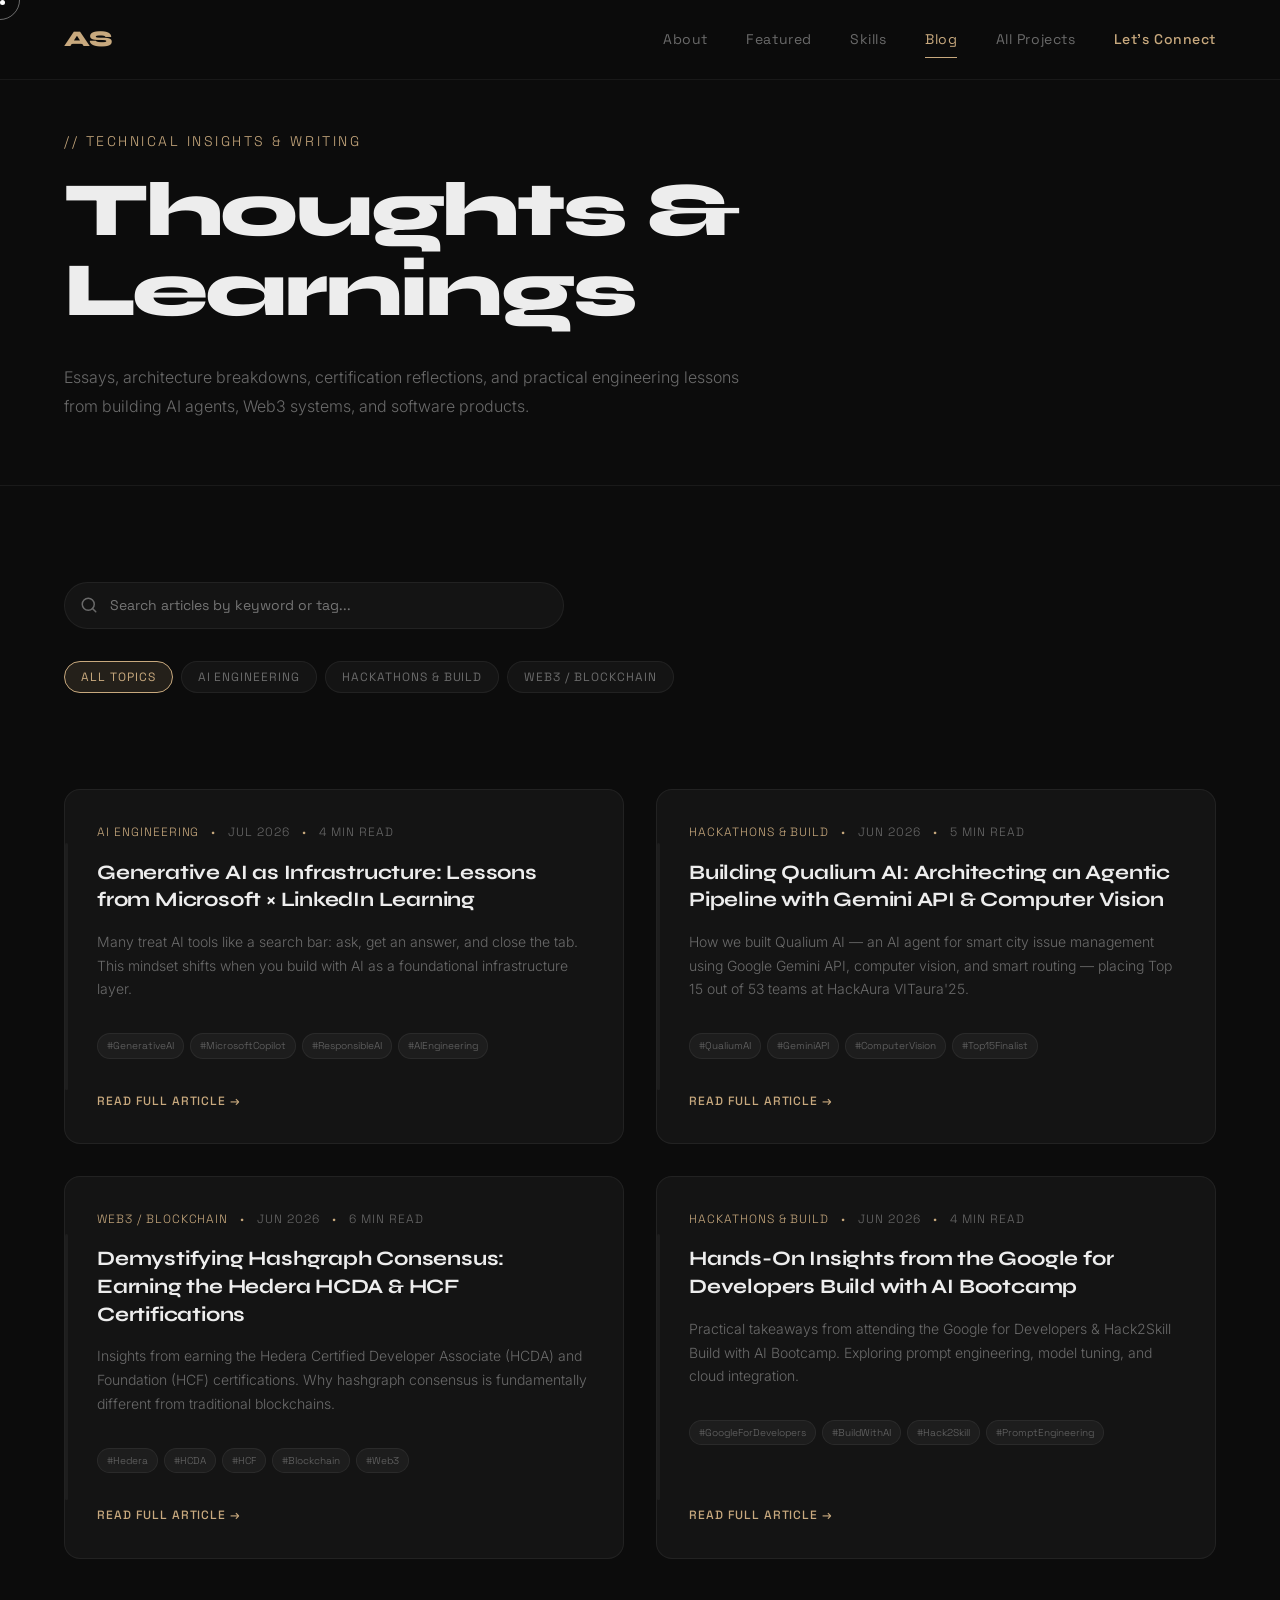
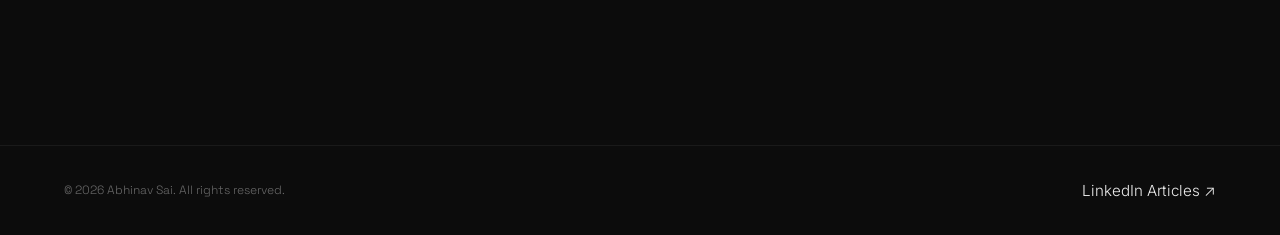
<file: blogs.html>
<!DOCTYPE html>
<html lang="en">
<head>
  <meta charset="UTF-8">
  <meta name="viewport" content="width=device-width, initial-scale=1.0">
  <title>Insights &amp; Blog — Abhinav Sai | AI &amp; Software Engineering</title>
  <meta name="description" content="Technical articles, learnings, and insights on Generative AI, machine learning, Hedera Hashgraph Web3, and hackathon engineering by Abhinav Sai.">
  <meta name="theme-color" content="#0c0c0c">

  <!-- Open Graph -->
  <meta property="og:title" content="Insights & Blog — Abhinav Sai | AI & Software Engineering">
  <meta property="og:description" content="Technical articles and learnings on Generative AI, Web3, and Software Engineering.">
  <meta property="og:type" content="website">

  <!-- Favicon -->
  <link rel="icon" href="data:image/svg+xml,<svg xmlns=%22http://www.w3.org/2000/svg%22 viewBox=%220 0 100 100%22><rect fill=%22%230c0c0c%22 width=%22100%22 height=%22100%22 rx=%2220%22/><text x=%2250%22 y=%2268%22 font-family=%22sans-serif%22 font-size=%2240%22 font-weight=%22700%22 fill=%22%23C8A97E%22 text-anchor=%22middle%22>AS</text></svg>">

  <!-- Fonts -->
  <link rel="preconnect" href="https://fonts.googleapis.com">
  <link rel="preconnect" href="https://fonts.gstatic.com" crossorigin>
  <link href="https://fonts.googleapis.com/css2?family=Syne:wght@400;500;600;700;800&family=Inter:wght@300;400;500&family=Space+Grotesk:wght@400;500&display=swap" rel="stylesheet">

  <!-- Styles (Standalone Blog CSS) -->
  <link rel="stylesheet" href="css/blog.css">
</head>
<body>
  <!-- ==================== CUSTOM CURSOR ==================== -->
  <div class="cursor" id="cursor">
    <div class="cursor__circle"></div>
    <span class="cursor__label"></span>
  </div>
  <div class="cursor-dot" id="cursor-dot"></div>

  <!-- ==================== NAVIGATION ==================== -->
  <header class="nav" id="nav">
    <div class="nav__inner">
      <a href="index.html" class="nav__logo">
        <span>AS</span>
      </a>
      <nav class="nav__links" aria-label="Main navigation">
        <a href="index.html#about" class="nav__link">About</a>
        <a href="index.html#work" class="nav__link">Featured</a>
        <a href="index.html#services" class="nav__link">Skills</a>
        <a href="blogs" class="nav__link is-active" style="color: var(--c-accent);">Blog</a>
        <a href="projects" class="nav__link">All Projects</a>
        <a href="index.html#contact" class="nav__link nav__link--cta">Let's Connect</a>
      </nav>
      <button class="nav__hamburger" id="nav-hamburger" aria-label="Toggle navigation menu">
        <div class="nav__hamburger-lines">
          <span></span>
          <span></span>
        </div>
      </button>
    </div>
  </header>

  <!-- ==================== MOBILE MENU OVERLAY ==================== -->
  <div class="menu-overlay" id="menu-overlay">
    <nav class="menu-overlay__nav" aria-label="Mobile navigation">
      <a href="index.html#about" class="menu-overlay__link" data-index="01"><span>About</span></a>
      <a href="index.html#work" class="menu-overlay__link" data-index="02"><span>Featured</span></a>
      <a href="index.html#services" class="menu-overlay__link" data-index="03"><span>Skills</span></a>
      <a href="index.html#experience" class="menu-overlay__link" data-index="04"><span>Journey</span></a>
      <a href="projects.html" class="menu-overlay__link" data-index="05"><span>Projects</span></a>
      <a href="blog.html" class="menu-overlay__link" data-index="06"><span style="color: var(--c-accent);">Blog</span></a>
      <a href="index.html#contact" class="menu-overlay__link" data-index="07"><span>Contact</span></a>
    </nav>
    <div class="menu-overlay__footer">
      <div class="menu-overlay__footer-socials">
        <a href="https://github.com/abhinavsai2006" target="_blank" rel="noopener">GitHub</a>
        <a href="https://www.linkedin.com/in/madapatiabhinav-sai" target="_blank" rel="noopener">LinkedIn</a>
      </div>
      <span class="menu-overlay__footer-email">hello@abhinavsai.com</span>
    </div>
  </div>

  <main>
    <!-- ==================== HERO SECTION ==================== -->
    <section class="blog-hero">
      <div class="container">
        <div class="blog-hero__header">
          <span class="blog-hero__tag">// TECHNICAL INSIGHTS &amp; WRITING</span>
          <h1 class="blog-hero__title">Thoughts &amp; Learnings</h1>
          <p class="blog-hero__subtitle">
            Essays, architecture breakdowns, certification reflections, and practical engineering lessons from building AI agents, Web3 systems, and software products.
          </p>
        </div>
      </div>
    </section>

    <!-- ==================== ARTICLES SECTION ==================== -->
    <section style="padding: var(--space-lg) 0 var(--section-py);">
      <div class="container">

        <!-- Toolbar: Search & Category Filters -->
        <div class="blog-toolbar">
          <div class="blog-search">
            <svg width="18" height="18" viewBox="0 0 24 24" fill="none" stroke="currentColor" stroke-width="2" stroke-linecap="round" stroke-linejoin="round">
              <circle cx="11" cy="11" r="8"></circle>
              <line x1="21" y1="21" x2="16.65" y2="16.65"></line>
            </svg>
            <input type="text" id="blog-search-input" placeholder="Search articles by keyword or tag..." aria-label="Search articles">
          </div>

          <div class="blog-filters" id="blog-filters">
            <button class="filter-pill is-active" data-category="all">All Topics</button>
            <button class="filter-pill" data-category="ai engineering">AI Engineering</button>
            <button class="filter-pill" data-category="hackathons & build">Hackathons &amp; Build</button>
            <button class="filter-pill" data-category="web3 / blockchain">Web3 / Blockchain</button>
          </div>
        </div>

        <!-- Articles Grid -->
        <div class="blog-grid" id="blog-grid">
          <!-- Dynamically rendered by JS -->
        </div>

      </div>
    </section>
  </main>

  <!-- ==================== ARTICLE MODAL VIEWER ==================== -->
  <div class="article-modal" id="article-modal" role="dialog" aria-modal="true">
    <div class="article-modal__content">
      <button class="article-modal__close" id="modal-close" aria-label="Close article">&times;</button>
      <div class="article-modal__body" id="modal-body">
        <!-- Content injected dynamically -->
      </div>
    </div>
  </div>

  <!-- ==================== FOOTER ==================== -->
  <footer class="footer">
    <div class="container">
      <div class="footer__inner">
        <span class="footer__copy">&copy; 2026 Abhinav Sai. All rights reserved.</span>
        <a href="https://www.linkedin.com/in/madapati-abhinav-sai/" target="_blank" rel="noopener noreferrer" class="creds__linkedin">
          LinkedIn Articles ↗
        </a>
      </div>
    </div>
  </footer>

  <!-- Scripts -->
  <script src="js/blog.js"></script>
</body>
</html>
</file>
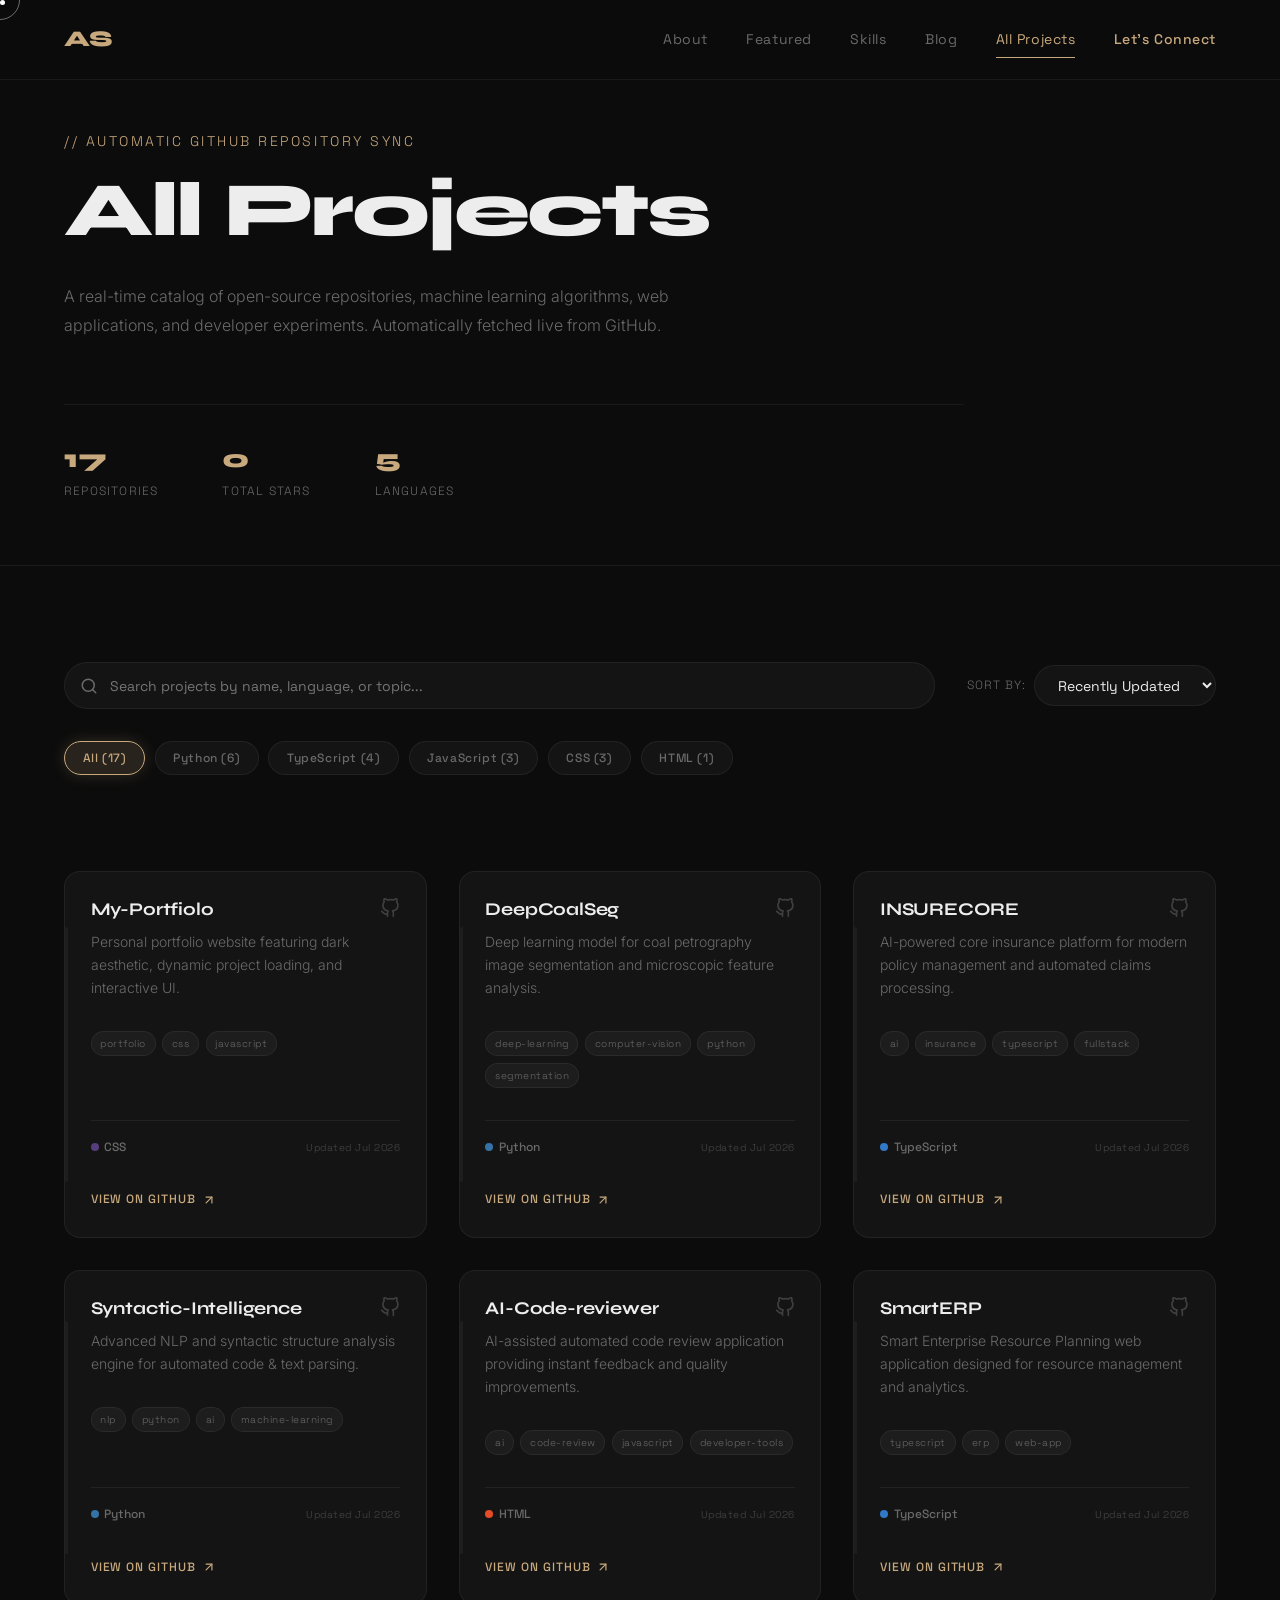
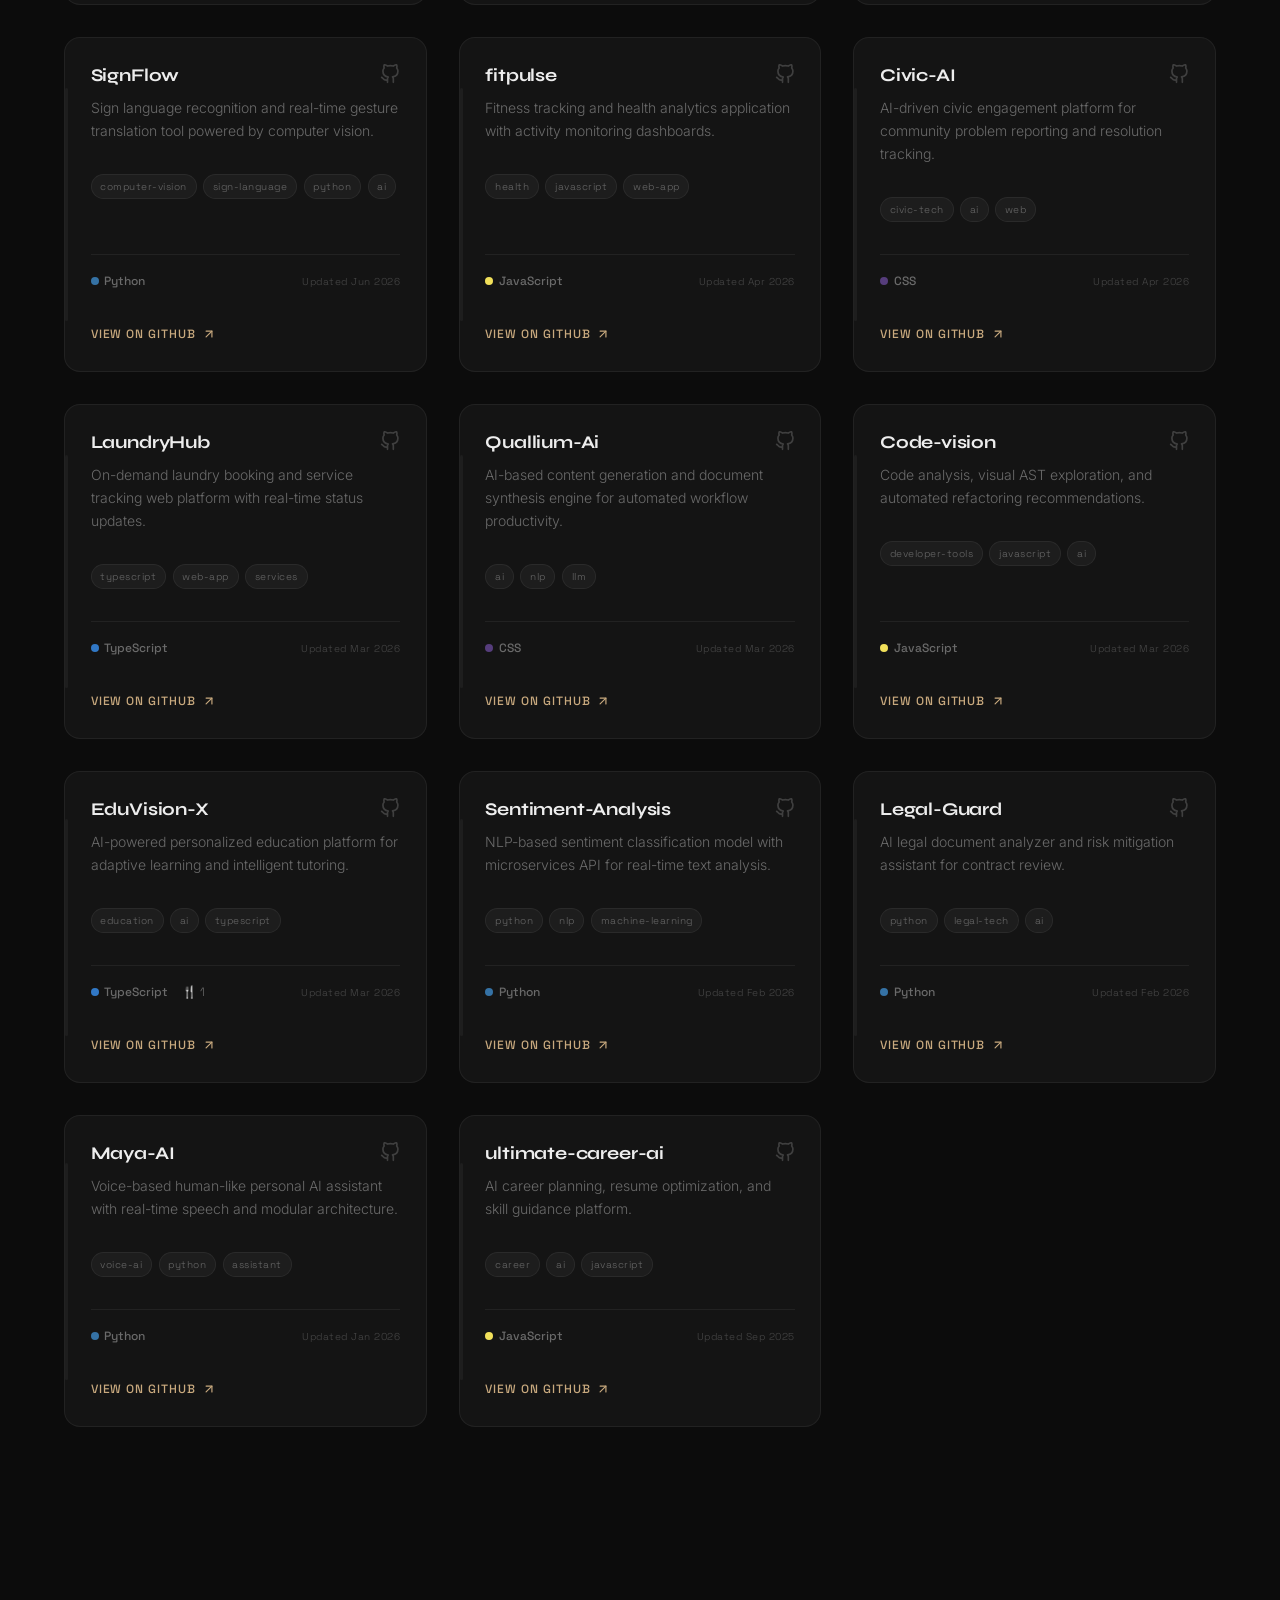
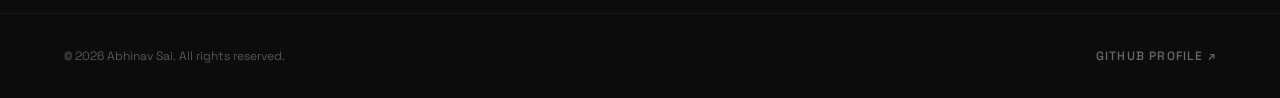
<file: projects.html>
<!DOCTYPE html>
<html lang="en">
<head>
  <meta charset="UTF-8">
  <meta name="viewport" content="width=device-width, initial-scale=1.0">
  <title>Projects — Abhinav Sai | GitHub Repository Catalog</title>
  <meta name="description" content="Explore open-source repositories, AI/ML models, and web applications built by Abhinav Sai Madapati. Automatically synced with GitHub.">
  <meta name="theme-color" content="#0c0c0c">

  <!-- Open Graph -->
  <meta property="og:title" content="Projects — Abhinav Sai | GitHub Repository Catalog">
  <meta property="og:description" content="Real-time open-source project catalog automatically synced with GitHub API.">
  <meta property="og:type" content="website">

  <!-- Favicon -->
  <link rel="icon" href="data:image/svg+xml,<svg xmlns=%22http://www.w3.org/2000/svg%22 viewBox=%220 0 100 100%22><rect fill=%22%230c0c0c%22 width=%22100%22 height=%22100%22 rx=%2220%22/><text x=%2250%22 y=%2268%22 font-family=%22sans-serif%22 font-size=%2240%22 font-weight=%22700%22 fill=%22%23C8A97E%22 text-anchor=%22middle%22>AS</text></svg>">

  <!-- Fonts -->
  <link rel="preconnect" href="https://fonts.googleapis.com">
  <link rel="preconnect" href="https://fonts.gstatic.com" crossorigin>
  <link href="https://fonts.googleapis.com/css2?family=Syne:wght@400;500;600;700;800&family=Inter:wght@300;400;500&family=Space+Grotesk:wght@400;500&display=swap" rel="stylesheet">

  <!-- Styles (Standalone Projects CSS) -->
  <link rel="stylesheet" href="css/projects.css">
</head>
<body>
  <!-- ==================== CUSTOM CURSOR ==================== -->
  <div class="cursor" id="cursor">
    <div class="cursor__circle"></div>
    <span class="cursor__label"></span>
  </div>
  <div class="cursor-dot" id="cursor-dot"></div>

  <!-- ==================== NAVIGATION ==================== -->
  <header class="nav" id="nav">
    <div class="nav__inner">
      <a href="index.html" class="nav__logo">
        <span>AS</span>
      </a>
      <nav class="nav__links" aria-label="Main navigation">
        <a href="index.html#about" class="nav__link">About</a>
        <a href="index.html#work" class="nav__link">Featured</a>
        <a href="index.html#services" class="nav__link">Skills</a>
        <a href="blogs" class="nav__link">Blog</a>
        <a href="projects" class="nav__link is-active" style="color: var(--c-accent);">All Projects</a>
        <a href="index.html#contact" class="nav__link nav__link--cta">Let's Connect</a>
      </nav>
      <button class="nav__hamburger" id="nav-hamburger" aria-label="Toggle navigation menu">
        <div class="nav__hamburger-lines">
          <span></span>
          <span></span>
        </div>
      </button>
    </div>
  </header>

  <!-- ==================== MOBILE MENU OVERLAY ==================== -->
  <div class="menu-overlay" id="menu-overlay">
    <nav class="menu-overlay__nav" aria-label="Mobile navigation">
      <a href="index.html#about" class="menu-overlay__link" data-index="01"><span>About</span></a>
      <a href="index.html#work" class="menu-overlay__link" data-index="02"><span>Featured</span></a>
      <a href="index.html#services" class="menu-overlay__link" data-index="03"><span>Skills</span></a>
      <a href="index.html#experience" class="menu-overlay__link" data-index="04"><span>Journey</span></a>
      <a href="projects.html" class="menu-overlay__link" data-index="05"><span style="color: var(--c-accent);">All Projects</span></a>
      <a href="index.html#contact" class="menu-overlay__link" data-index="06"><span>Contact</span></a>
    </nav>
    <div class="menu-overlay__footer">
      <div class="menu-overlay__footer-socials">
        <a href="https://github.com/abhinavsai2006" target="_blank" rel="noopener">GitHub</a>
        <a href="https://www.linkedin.com/in/madapatiabhinav-sai" target="_blank" rel="noopener">LinkedIn</a>
      </div>
      <span class="menu-overlay__footer-email">hello@abhinavsai.com</span>
    </div>
  </div>

  <main>
    <!-- ==================== HERO SECTION ==================== -->
    <section class="projects-hero">
      <div class="container">
        <div class="projects-hero__header">
          <span class="projects-hero__tag">// AUTOMATIC GITHUB REPOSITORY SYNC</span>
          <h1 class="projects-hero__title">All Projects</h1>
          <p class="projects-hero__subtitle">
            A real-time catalog of open-source repositories, machine learning algorithms, web applications, and developer experiments. Automatically fetched live from GitHub.
          </p>

          <!-- Stats bar -->
          <div class="projects-stats">
            <div class="projects-stat">
              <span class="projects-stat__num" id="stat-repos-num">—</span>
              <span class="projects-stat__label">Repositories</span>
            </div>
            <div class="projects-stat">
              <span class="projects-stat__num" id="stat-stars-num">—</span>
              <span class="projects-stat__label">Total Stars</span>
            </div>
            <div class="projects-stat">
              <span class="projects-stat__num" id="stat-langs-num">—</span>
              <span class="projects-stat__label">Languages</span>
            </div>
          </div>
        </div>
      </div>
    </section>

    <!-- ==================== PROJECTS CATALOG SECTION ==================== -->
    <section class="projects-catalog" style="padding: var(--space-lg) 0 var(--section-py);">
      <div class="container">

        <!-- Toolbar: Search, Filters & Sorting -->
        <div class="projects-toolbar">
          <div class="projects-toolbar__top">
            <div class="projects-search">
              <svg width="18" height="18" viewBox="0 0 24 24" fill="none" stroke="currentColor" stroke-width="2" stroke-linecap="round" stroke-linejoin="round">
                <circle cx="11" cy="11" r="8"></circle>
                <line x1="21" y1="21" x2="16.65" y2="16.65"></line>
              </svg>
              <input type="text" id="projects-search-input" placeholder="Search projects by name, language, or topic..." aria-label="Search projects">
            </div>

            <div class="projects-sort">
              <label for="projects-sort-select">Sort by:</label>
              <select id="projects-sort-select" aria-label="Sort projects">
                <option value="updated">Recently Updated</option>
                <option value="stars">Most Starred</option>
                <option value="name">Name (A–Z)</option>
              </select>
            </div>
          </div>

          <!-- Language filter pills -->
          <div class="projects-filters" id="projects-filters">
            <button class="filter-pill is-active" data-lang="all">All</button>
          </div>
        </div>

        <!-- Projects Grid (Skeleton / Content / Error / Empty) -->
        <div class="projects-grid" id="projects-grid">
          <!-- Dynamically populated by JS -->
        </div>

      </div>
    </section>
  </main>

  <!-- ==================== FOOTER ==================== -->
  <footer class="footer">
    <div class="container">
      <div class="footer__inner">
        <span class="footer__copy">&copy; 2026 Abhinav Sai. All rights reserved.</span>
        <a href="https://github.com/abhinavsai2006" target="_blank" rel="noopener noreferrer" class="creds__linkedin">
          GitHub Profile ↗
        </a>
      </div>
    </div>
  </footer>

  <!-- Scripts -->
  <script src="js/projects.js"></script>
</body>
</html>
</file>
<file: blog/css/blog.css>
/* ==========================================================================
   BLOG.CSS — Dedicated Standalone Design System & Styling for Insights & Blog
   ========================================================================== */

:root {
  /* Colors */
  --c-bg:           #0c0c0c;
  --c-bg-elevated:  #141414;
  --c-border:       #1e1e1e;
  --c-border-light: rgba(255, 255, 255, 0.06);
  --c-text:         #ededed;
  --c-text-muted:   #6a6a6a;
  --c-accent:       #C8A97E;
  --c-accent-light: #E0CDB5;
  --c-white:        #ffffff;

  /* Typography */
  --f-heading:  'Syne', sans-serif;
  --f-body:     'Inter', sans-serif;
  --f-accent:   'Space Grotesk', sans-serif;

  --fs-display: clamp(2.8rem, 6vw, 6rem);
  --fs-h1:      clamp(2.2rem, 5vw, 5rem);
  --fs-h2:      clamp(1.8rem, 3.5vw, 3.5rem);
  --fs-h3:      clamp(1.2rem, 1.8vw, 1.6rem);
  --fs-body:    clamp(0.95rem, 1.1vw, 1.125rem);
  --fs-small:   0.875rem;
  --fs-label:   0.75rem;

  /* Spacing */
  --space-xs:  0.5rem;
  --space-sm:  1rem;
  --space-md:  2rem;
  --space-lg:  4rem;
  --space-xl:  6rem;

  --section-py: clamp(4rem, 10vh, 8rem);
  --container-px: clamp(1.5rem, 5vw, 4rem);

  /* Motion */
  --ease-out-expo: cubic-bezier(0.16, 1, 0.3, 1);

  /* Layout */
  --nav-height: 80px;
}

/* =========================================
   CUSTOM CURSOR
   ========================================= */
.cursor {
  position: fixed;
  top: 0;
  left: 0;
  pointer-events: none;
  z-index: 10000;
  will-change: transform;
}

.cursor__circle {
  width: 40px;
  height: 40px;
  border: 1px solid rgba(255, 255, 255, 0.4);
  border-radius: 50%;
  transform: translate(-50%, -50%);
  transition:
    width 0.45s var(--ease-out-expo),
    height 0.45s var(--ease-out-expo),
    background 0.35s ease,
    border-color 0.35s ease;
  display: flex;
  align-items: center;
  justify-content: center;
}

.cursor__label {
  position: absolute;
  top: 50%;
  left: 50%;
  transform: translate(-50%, -50%);
  font-family: var(--f-accent);
  font-size: 11px;
  font-weight: 500;
  letter-spacing: 0.12em;
  text-transform: uppercase;
  color: var(--c-bg);
  opacity: 0;
  transition: opacity 0.3s ease;
  white-space: nowrap;
  pointer-events: none;
}

.cursor.is-hovering .cursor__circle {
  width: 60px;
  height: 60px;
  border-color: rgba(255, 255, 255, 0.25);
  background: rgba(255, 255, 255, 0.04);
}

.cursor.has-label .cursor__circle {
  width: 90px;
  height: 90px;
  background: var(--c-accent);
  border-color: transparent;
}

.cursor.has-label .cursor__label {
  opacity: 1;
}

.cursor-dot {
  position: fixed;
  top: 0;
  left: 0;
  width: 5px;
  height: 5px;
  background: var(--c-white);
  border-radius: 50%;
  pointer-events: none;
  z-index: 10001;
}

*, *::before, *::after {
  margin: 0;
  padding: 0;
  box-sizing: border-box;
}

html {
  -webkit-font-smoothing: antialiased;
  -moz-osx-font-smoothing: grayscale;
  text-rendering: optimizeLegibility;
}

body {
  font-family: var(--f-body);
  font-size: var(--fs-body);
  font-weight: 300;
  line-height: 1.7;
  color: var(--c-text);
  background: var(--c-bg);
  min-height: 100vh;
  overflow-x: hidden;
}

body.menu-open {
  overflow: hidden;
}

a {
  color: inherit;
  text-decoration: none;
}

.container {
  width: 100%;
  max-width: 1400px;
  margin: 0 auto;
  padding: 0 var(--container-px);
}

/* =========================================
   NAVIGATION HEADER
   ========================================= */
.nav {
  position: fixed;
  top: 0;
  left: 0;
  right: 0;
  height: var(--nav-height);
  z-index: 100;
  background: rgba(12, 12, 12, 0.85);
  backdrop-filter: blur(16px);
  -webkit-backdrop-filter: blur(16px);
  border-bottom: 1px solid var(--c-border-light);
  transition: transform 0.4s var(--ease-out-expo), background 0.4s ease;
}

.nav__inner {
  max-width: 1400px;
  margin: 0 auto;
  padding: 0 var(--container-px);
  height: 100%;
  display: flex;
  align-items: center;
  justify-content: space-between;
}

.nav__logo {
  font-family: var(--f-heading);
  font-size: 1.4rem;
  font-weight: 800;
  color: var(--c-text);
  letter-spacing: -0.02em;
  display: flex;
  align-items: center;
  gap: 0.2rem;
}

.nav__logo span {
  color: var(--c-accent);
}

.nav__links {
  display: flex;
  align-items: center;
  gap: clamp(1.5rem, 3vw, 2.5rem);
}

.nav__link {
  font-family: var(--f-accent);
  font-size: var(--fs-small);
  font-weight: 400;
  letter-spacing: 0.04em;
  color: var(--c-text-muted);
  transition: color 0.35s ease;
  position: relative;
  padding: 0.4rem 0;
}

.nav__link::after {
  content: '';
  position: absolute;
  bottom: 0;
  left: 0;
  width: 100%;
  height: 1px;
  background: var(--c-accent);
  transform: scaleX(0);
  transform-origin: right;
  transition: transform 0.4s var(--ease-out-expo);
}

.nav__link:hover,
.nav__link.is-active {
  color: var(--c-text);
}

.nav__link:hover::after,
.nav__link.is-active::after {
  transform: scaleX(1);
  transform-origin: left;
}

.nav__link--cta {
  color: var(--c-accent);
  font-weight: 500;
}

.nav__hamburger {
  display: none;
  background: none;
  border: none;
  cursor: pointer;
  padding: 0.5rem;
  color: var(--c-text);
  z-index: 1001;
}

.nav__hamburger-lines {
  width: 24px;
  height: 14px;
  position: relative;
  display: flex;
  flex-direction: column;
  justify-content: space-between;
}

.nav__hamburger-lines span {
  display: block;
  width: 100%;
  height: 2px;
  background: currentColor;
  transition: transform 0.3s ease, opacity 0.3s ease;
}

@media (max-width: 768px) {
  .nav__links { display: none; }
  .nav__hamburger { display: block; }
}

/* Mobile Menu Overlay */
.menu-overlay {
  position: fixed;
  inset: 0;
  z-index: 999;
  background: #0c0c0c;
  display: flex;
  flex-direction: column;
  justify-content: center;
  border-left: 1px solid var(--c-border);
  padding: var(--space-xl) var(--container-px);
  transform: translateX(100%);
  opacity: 0;
  visibility: hidden;
  transition: transform 0.65s var(--ease-out-expo), opacity 0.65s var(--ease-out-expo), visibility 0s linear 0.65s;
}

.menu-overlay.is-open {
  transform: translateX(0);
  opacity: 1;
  visibility: visible;
  transition: transform 0.65s var(--ease-out-expo), opacity 0.65s var(--ease-out-expo), visibility 0s linear 0s;
}

.menu-overlay__nav {
  display: flex;
  flex-direction: column;
  gap: 1rem;
}

.menu-overlay__link {
  font-family: var(--f-heading);
  font-size: clamp(2rem, 5vw, 3.5rem);
  font-weight: 700;
  color: var(--c-text);
  transition: color 0.3s ease;
}

.menu-overlay__link:hover {
  color: var(--c-accent);
}

.menu-overlay__footer {
  margin-top: auto;
  padding-top: var(--space-md);
  border-top: 1px solid var(--c-border-light);
  display: flex;
  justify-content: space-between;
  align-items: center;
  color: var(--c-text-muted);
  font-family: var(--f-accent);
  font-size: var(--fs-small);
}

/* =========================================
   BLOG HERO SECTION
   ========================================= */
.blog-hero {
  padding-top: calc(var(--nav-height) + 50px);
  padding-bottom: var(--space-lg);
  border-bottom: 1px solid var(--c-border-light);
  position: relative;
  z-index: 2;
}

.blog-hero__header {
  max-width: 900px;
}

.blog-hero__tag {
  font-family: var(--f-accent);
  font-size: var(--fs-small);
  letter-spacing: 0.18em;
  text-transform: uppercase;
  color: var(--c-accent);
  margin-bottom: var(--space-sm);
  display: block;
}

.blog-hero__title {
  font-family: var(--f-heading);
  font-size: var(--fs-display);
  font-weight: 800;
  letter-spacing: -0.03em;
  line-height: 1.05;
  margin-bottom: var(--space-md);
}

.blog-hero__subtitle {
  font-size: clamp(1rem, 1.2vw, 1.15rem);
  color: var(--c-text-muted);
  line-height: 1.8;
  max-width: 680px;
}

/* =========================================
   TOOLBAR & FILTER PILLS
   ========================================= */
.blog-toolbar {
  padding: var(--space-md) 0;
  margin-bottom: var(--space-lg);
  display: flex;
  flex-direction: column;
  gap: var(--space-md);
}

.blog-search {
  position: relative;
  max-width: 500px;
}

.blog-search input {
  width: 100%;
  padding: 0.85rem 1.2rem 0.85rem 2.8rem;
  background: var(--c-bg-elevated);
  border: 1px solid var(--c-border-light);
  border-radius: 100px;
  color: var(--c-text);
  font-family: var(--f-accent);
  font-size: var(--fs-small);
  outline: none;
  transition: border-color 0.3s ease;
}

.blog-search input:focus {
  border-color: var(--c-accent);
}

.blog-search svg {
  position: absolute;
  left: 1rem;
  top: 50%;
  transform: translateY(-50%);
  color: var(--c-text-muted);
}

.blog-filters {
  display: flex;
  gap: 0.5rem;
  flex-wrap: wrap;
}

.filter-pill {
  font-family: var(--f-accent);
  font-size: var(--fs-label);
  letter-spacing: 0.08em;
  text-transform: uppercase;
  background: var(--c-bg-elevated);
  border: 1px solid var(--c-border-light);
  border-radius: 100px;
  color: var(--c-text-muted);
  padding: 0.45rem 1rem;
  cursor: pointer;
  transition: all 0.3s ease;
}

.filter-pill:hover,
.filter-pill.is-active {
  background: rgba(200, 169, 126, 0.12);
  border-color: var(--c-accent);
  color: var(--c-accent);
}

/* =========================================
   BLOG GRID & ARTICLE CARDS
   ========================================= */
.blog-grid {
  display: grid;
  grid-template-columns: repeat(2, 1fr);
  gap: var(--space-md);
  margin-bottom: var(--space-xl);
}

@media (max-width: 768px) {
  .blog-grid {
    grid-template-columns: 1fr;
  }
}

.article-card {
  background: var(--c-bg-elevated);
  border: 1px solid var(--c-border-light);
  border-radius: 16px;
  padding: clamp(1.6rem, 2.5vw, 2.2rem);
  display: flex;
  flex-direction: column;
  justify-content: space-between;
  position: relative;
  overflow: hidden;
  color: var(--c-text);
  transition: transform 0.45s var(--ease-out-expo), border-color 0.35s ease, box-shadow 0.35s ease;
  cursor: pointer;
}

.article-card:hover {
  transform: translateY(-6px);
  border-color: rgba(200, 169, 126, 0.3);
  box-shadow: 0 16px 40px -10px rgba(0, 0, 0, 0.4);
}

.article-card::after {
  content: '';
  position: absolute;
  left: 0;
  top: 15%;
  bottom: 15%;
  width: 3px;
  background: var(--c-border);
  border-radius: 2px;
  transition: background 0.4s ease;
}

.article-card:hover::after {
  background: var(--c-accent);
}

.article-card__meta {
  display: flex;
  align-items: center;
  gap: 0.75rem;
  font-family: var(--f-accent);
  font-size: var(--fs-label);
  color: var(--c-accent);
  letter-spacing: 0.08em;
  text-transform: uppercase;
  margin-bottom: var(--space-sm);
}

.article-card__date {
  color: var(--c-text-muted);
}

.article-card__title {
  font-family: var(--f-heading);
  font-size: clamp(1.2rem, 1.6vw, 1.45rem);
  font-weight: 700;
  line-height: 1.35;
  letter-spacing: -0.01em;
  margin-bottom: var(--space-sm);
  transition: color 0.3s ease;
}

.article-card:hover .article-card__title {
  color: var(--c-accent);
}

.article-card__excerpt {
  font-size: var(--fs-small);
  color: var(--c-text-muted);
  line-height: 1.7;
  margin-bottom: var(--space-md);
}

.article-card__tags {
  display: flex;
  gap: 0.4rem;
  flex-wrap: wrap;
  margin-bottom: var(--space-md);
}

.article-tag {
  font-family: var(--f-accent);
  font-size: 10px;
  color: var(--c-text-muted);
  background: rgba(255, 255, 255, 0.04);
  border: 1px solid var(--c-border-light);
  border-radius: 100px;
  padding: 0.2rem 0.55rem;
}

.article-card__readmore {
  display: inline-flex;
  align-items: center;
  gap: 0.4rem;
  font-family: var(--f-accent);
  font-size: var(--fs-label);
  letter-spacing: 0.08em;
  text-transform: uppercase;
  color: var(--c-accent);
  font-weight: 500;
  transition: transform 0.3s ease;
}

.article-card:hover .article-card__readmore {
  transform: translateX(4px);
}

/* =========================================
   ARTICLE MODAL / READER OVERLAY
   ========================================= */
.article-modal {
  position: fixed;
  inset: 0;
  z-index: 2000;
  background: rgba(12, 12, 12, 0.95);
  backdrop-filter: blur(20px);
  display: flex;
  align-items: center;
  justify-content: center;
  padding: var(--container-px);
  opacity: 0;
  visibility: hidden;
  transition: opacity 0.4s ease, visibility 0s linear 0.4s;
}

.article-modal.is-active {
  opacity: 1;
  visibility: visible;
  transition: opacity 0.4s ease, visibility 0s linear 0s;
}

.article-modal__content {
  background: var(--c-bg-elevated);
  border: 1px solid var(--c-border-light);
  border-radius: 20px;
  max-width: 840px;
  width: 100%;
  max-height: 85vh;
  overflow-y: auto;
  padding: clamp(2rem, 4vw, 3.5rem);
  position: relative;
  color: var(--c-text);
  box-shadow: 0 30px 60px rgba(0, 0, 0, 0.6);
}

.article-modal__close {
  position: absolute;
  top: 1.5rem;
  right: 1.5rem;
  background: none;
  border: none;
  color: var(--c-text-muted);
  font-size: 1.5rem;
  cursor: pointer;
  transition: color 0.3s ease;
}

.article-modal__close:hover {
  color: var(--c-accent);
}

.article-modal__body h2 {
  font-family: var(--f-heading);
  font-size: clamp(1.6rem, 2.5vw, 2.2rem);
  color: var(--c-accent);
  margin-bottom: var(--space-md);
  line-height: 1.25;
}

.article-modal__body p {
  font-size: clamp(1rem, 1.1vw, 1.1rem);
  color: var(--c-text);
  line-height: 1.85;
  margin-bottom: var(--space-md);
}

.article-modal__body ul {
  margin-left: 1.5rem;
  margin-bottom: var(--space-md);
}

.article-modal__body li {
  margin-bottom: 0.5rem;
  color: var(--c-text-muted);
}

/* =========================================
   FOOTER
   ========================================= */
.footer {
  border-top: 1px solid var(--c-border-light);
  padding: var(--space-md) 0;
  background: var(--c-bg);
}

.footer__inner {
  display: flex;
  align-items: center;
  justify-content: space-between;
  flex-wrap: wrap;
  gap: var(--space-sm);
}

.footer__copy {
  font-family: var(--f-accent);
  font-size: var(--fs-label);
  color: var(--c-text-muted);
}
</file>
<file: css/blog.css>
/* ==========================================================================
   BLOG.CSS — Dedicated Standalone Design System & Styling for Insights & Blog
   ========================================================================== */

:root {
  /* Colors */
  --c-bg:           #0c0c0c;
  --c-bg-elevated:  #141414;
  --c-border:       #1e1e1e;
  --c-border-light: rgba(255, 255, 255, 0.06);
  --c-text:         #ededed;
  --c-text-muted:   #6a6a6a;
  --c-accent:       #C8A97E;
  --c-accent-light: #E0CDB5;
  --c-white:        #ffffff;

  /* Typography */
  --f-heading:  'Syne', sans-serif;
  --f-body:     'Inter', sans-serif;
  --f-accent:   'Space Grotesk', sans-serif;

  --fs-display: clamp(2.8rem, 6vw, 6rem);
  --fs-h1:      clamp(2.2rem, 5vw, 5rem);
  --fs-h2:      clamp(1.8rem, 3.5vw, 3.5rem);
  --fs-h3:      clamp(1.2rem, 1.8vw, 1.6rem);
  --fs-body:    clamp(0.95rem, 1.1vw, 1.125rem);
  --fs-small:   0.875rem;
  --fs-label:   0.75rem;

  /* Spacing */
  --space-xs:  0.5rem;
  --space-sm:  1rem;
  --space-md:  2rem;
  --space-lg:  4rem;
  --space-xl:  6rem;

  --section-py: clamp(4rem, 10vh, 8rem);
  --container-px: clamp(1.5rem, 5vw, 4rem);

  /* Motion */
  --ease-out-expo: cubic-bezier(0.16, 1, 0.3, 1);

  /* Layout */
  --nav-height: 80px;
}

/* =========================================
   CUSTOM CURSOR
   ========================================= */
.cursor {
  position: fixed;
  top: 0;
  left: 0;
  pointer-events: none;
  z-index: 10000;
  will-change: transform;
}

.cursor__circle {
  width: 40px;
  height: 40px;
  border: 1px solid rgba(255, 255, 255, 0.4);
  border-radius: 50%;
  transform: translate(-50%, -50%);
  transition:
    width 0.45s var(--ease-out-expo),
    height 0.45s var(--ease-out-expo),
    background 0.35s ease,
    border-color 0.35s ease;
  display: flex;
  align-items: center;
  justify-content: center;
}

.cursor__label {
  position: absolute;
  top: 50%;
  left: 50%;
  transform: translate(-50%, -50%);
  font-family: var(--f-accent);
  font-size: 11px;
  font-weight: 500;
  letter-spacing: 0.12em;
  text-transform: uppercase;
  color: var(--c-bg);
  opacity: 0;
  transition: opacity 0.3s ease;
  white-space: nowrap;
  pointer-events: none;
}

.cursor.is-hovering .cursor__circle {
  width: 60px;
  height: 60px;
  border-color: rgba(255, 255, 255, 0.25);
  background: rgba(255, 255, 255, 0.04);
}

.cursor.has-label .cursor__circle {
  width: 90px;
  height: 90px;
  background: var(--c-accent);
  border-color: transparent;
}

.cursor.has-label .cursor__label {
  opacity: 1;
}

.cursor-dot {
  position: fixed;
  top: 0;
  left: 0;
  width: 5px;
  height: 5px;
  background: var(--c-white);
  border-radius: 50%;
  pointer-events: none;
  z-index: 10001;
}

*, *::before, *::after {
  margin: 0;
  padding: 0;
  box-sizing: border-box;
}

html {
  -webkit-font-smoothing: antialiased;
  -moz-osx-font-smoothing: grayscale;
  text-rendering: optimizeLegibility;
}

body {
  font-family: var(--f-body);
  font-size: var(--fs-body);
  font-weight: 300;
  line-height: 1.7;
  color: var(--c-text);
  background: var(--c-bg);
  min-height: 100vh;
  overflow-x: hidden;
}

body.menu-open {
  overflow: hidden;
}

a {
  color: inherit;
  text-decoration: none;
}

.container {
  width: 100%;
  max-width: 1400px;
  margin: 0 auto;
  padding: 0 var(--container-px);
}

/* =========================================
   NAVIGATION HEADER
   ========================================= */
.nav {
  position: fixed;
  top: 0;
  left: 0;
  right: 0;
  height: var(--nav-height);
  z-index: 100;
  background: rgba(12, 12, 12, 0.85);
  backdrop-filter: blur(16px);
  -webkit-backdrop-filter: blur(16px);
  border-bottom: 1px solid var(--c-border-light);
  transition: transform 0.4s var(--ease-out-expo), background 0.4s ease;
}

.nav__inner {
  max-width: 1400px;
  margin: 0 auto;
  padding: 0 var(--container-px);
  height: 100%;
  display: flex;
  align-items: center;
  justify-content: space-between;
}

.nav__logo {
  font-family: var(--f-heading);
  font-size: 1.4rem;
  font-weight: 800;
  color: var(--c-text);
  letter-spacing: -0.02em;
  display: flex;
  align-items: center;
  gap: 0.2rem;
}

.nav__logo span {
  color: var(--c-accent);
}

.nav__links {
  display: flex;
  align-items: center;
  gap: clamp(1.5rem, 3vw, 2.5rem);
}

.nav__link {
  font-family: var(--f-accent);
  font-size: var(--fs-small);
  font-weight: 400;
  letter-spacing: 0.04em;
  color: var(--c-text-muted);
  transition: color 0.35s ease;
  position: relative;
  padding: 0.4rem 0;
}

.nav__link::after {
  content: '';
  position: absolute;
  bottom: 0;
  left: 0;
  width: 100%;
  height: 1px;
  background: var(--c-accent);
  transform: scaleX(0);
  transform-origin: right;
  transition: transform 0.4s var(--ease-out-expo);
}

.nav__link:hover,
.nav__link.is-active {
  color: var(--c-text);
}

.nav__link:hover::after,
.nav__link.is-active::after {
  transform: scaleX(1);
  transform-origin: left;
}

.nav__link--cta {
  color: var(--c-accent);
  font-weight: 500;
}

.nav__hamburger {
  display: none;
  background: none;
  border: none;
  cursor: pointer;
  padding: 0.5rem;
  color: var(--c-text);
  z-index: 1001;
}

.nav__hamburger-lines {
  width: 24px;
  height: 14px;
  position: relative;
  display: flex;
  flex-direction: column;
  justify-content: space-between;
}

.nav__hamburger-lines span {
  display: block;
  width: 100%;
  height: 2px;
  background: currentColor;
  transition: transform 0.3s ease, opacity 0.3s ease;
}

@media (max-width: 768px) {
  .nav__links { display: none; }
  .nav__hamburger { display: block; }
}

/* Mobile Menu Overlay */
.menu-overlay {
  position: fixed;
  inset: 0;
  z-index: 999;
  background: #0c0c0c;
  display: flex;
  flex-direction: column;
  justify-content: center;
  border-left: 1px solid var(--c-border);
  padding: var(--space-xl) var(--container-px);
  transform: translateX(100%);
  opacity: 0;
  visibility: hidden;
  transition: transform 0.65s var(--ease-out-expo), opacity 0.65s var(--ease-out-expo), visibility 0s linear 0.65s;
}

.menu-overlay.is-open {
  transform: translateX(0);
  opacity: 1;
  visibility: visible;
  transition: transform 0.65s var(--ease-out-expo), opacity 0.65s var(--ease-out-expo), visibility 0s linear 0s;
}

.menu-overlay__nav {
  display: flex;
  flex-direction: column;
  gap: 1rem;
}

.menu-overlay__link {
  font-family: var(--f-heading);
  font-size: clamp(2rem, 5vw, 3.5rem);
  font-weight: 700;
  color: var(--c-text);
  transition: color 0.3s ease;
}

.menu-overlay__link:hover {
  color: var(--c-accent);
}

.menu-overlay__footer {
  margin-top: auto;
  padding-top: var(--space-md);
  border-top: 1px solid var(--c-border-light);
  display: flex;
  justify-content: space-between;
  align-items: center;
  color: var(--c-text-muted);
  font-family: var(--f-accent);
  font-size: var(--fs-small);
}

/* =========================================
   BLOG HERO SECTION
   ========================================= */
.blog-hero {
  padding-top: calc(var(--nav-height) + 50px);
  padding-bottom: var(--space-lg);
  border-bottom: 1px solid var(--c-border-light);
  position: relative;
  z-index: 2;
}

.blog-hero__header {
  max-width: 900px;
}

.blog-hero__tag {
  font-family: var(--f-accent);
  font-size: var(--fs-small);
  letter-spacing: 0.18em;
  text-transform: uppercase;
  color: var(--c-accent);
  margin-bottom: var(--space-sm);
  display: block;
}

.blog-hero__title {
  font-family: var(--f-heading);
  font-size: var(--fs-display);
  font-weight: 800;
  letter-spacing: -0.03em;
  line-height: 1.05;
  margin-bottom: var(--space-md);
}

.blog-hero__subtitle {
  font-size: clamp(1rem, 1.2vw, 1.15rem);
  color: var(--c-text-muted);
  line-height: 1.8;
  max-width: 680px;
}

/* =========================================
   TOOLBAR & FILTER PILLS
   ========================================= */
.blog-toolbar {
  padding: var(--space-md) 0;
  margin-bottom: var(--space-lg);
  display: flex;
  flex-direction: column;
  gap: var(--space-md);
}

.blog-search {
  position: relative;
  max-width: 500px;
}

.blog-search input {
  width: 100%;
  padding: 0.85rem 1.2rem 0.85rem 2.8rem;
  background: var(--c-bg-elevated);
  border: 1px solid var(--c-border-light);
  border-radius: 100px;
  color: var(--c-text);
  font-family: var(--f-accent);
  font-size: var(--fs-small);
  outline: none;
  transition: border-color 0.3s ease;
}

.blog-search input:focus {
  border-color: var(--c-accent);
}

.blog-search svg {
  position: absolute;
  left: 1rem;
  top: 50%;
  transform: translateY(-50%);
  color: var(--c-text-muted);
}

.blog-filters {
  display: flex;
  gap: 0.5rem;
  flex-wrap: wrap;
}

.filter-pill {
  font-family: var(--f-accent);
  font-size: var(--fs-label);
  letter-spacing: 0.08em;
  text-transform: uppercase;
  background: var(--c-bg-elevated);
  border: 1px solid var(--c-border-light);
  border-radius: 100px;
  color: var(--c-text-muted);
  padding: 0.45rem 1rem;
  cursor: pointer;
  transition: all 0.3s ease;
}

.filter-pill:hover,
.filter-pill.is-active {
  background: rgba(200, 169, 126, 0.12);
  border-color: var(--c-accent);
  color: var(--c-accent);
}

/* =========================================
   BLOG GRID & ARTICLE CARDS
   ========================================= */
.blog-grid {
  display: grid;
  grid-template-columns: repeat(2, 1fr);
  gap: var(--space-md);
  margin-bottom: var(--space-xl);
}

@media (max-width: 768px) {
  .blog-grid {
    grid-template-columns: 1fr;
  }
}

.article-card {
  background: var(--c-bg-elevated);
  border: 1px solid var(--c-border-light);
  border-radius: 16px;
  padding: clamp(1.6rem, 2.5vw, 2.2rem);
  display: flex;
  flex-direction: column;
  justify-content: space-between;
  position: relative;
  overflow: hidden;
  color: var(--c-text);
  transition: transform 0.45s var(--ease-out-expo), border-color 0.35s ease, box-shadow 0.35s ease;
  cursor: pointer;
}

.article-card:hover {
  transform: translateY(-6px);
  border-color: rgba(200, 169, 126, 0.3);
  box-shadow: 0 16px 40px -10px rgba(0, 0, 0, 0.4);
}

.article-card::after {
  content: '';
  position: absolute;
  left: 0;
  top: 15%;
  bottom: 15%;
  width: 3px;
  background: var(--c-border);
  border-radius: 2px;
  transition: background 0.4s ease;
}

.article-card:hover::after {
  background: var(--c-accent);
}

.article-card__meta {
  display: flex;
  align-items: center;
  gap: 0.75rem;
  font-family: var(--f-accent);
  font-size: var(--fs-label);
  color: var(--c-accent);
  letter-spacing: 0.08em;
  text-transform: uppercase;
  margin-bottom: var(--space-sm);
}

.article-card__date {
  color: var(--c-text-muted);
}

.article-card__title {
  font-family: var(--f-heading);
  font-size: clamp(1.2rem, 1.6vw, 1.45rem);
  font-weight: 700;
  line-height: 1.35;
  letter-spacing: -0.01em;
  margin-bottom: var(--space-sm);
  transition: color 0.3s ease;
}

.article-card:hover .article-card__title {
  color: var(--c-accent);
}

.article-card__excerpt {
  font-size: var(--fs-small);
  color: var(--c-text-muted);
  line-height: 1.7;
  margin-bottom: var(--space-md);
}

.article-card__tags {
  display: flex;
  gap: 0.4rem;
  flex-wrap: wrap;
  margin-bottom: var(--space-md);
}

.article-tag {
  font-family: var(--f-accent);
  font-size: 10px;
  color: var(--c-text-muted);
  background: rgba(255, 255, 255, 0.04);
  border: 1px solid var(--c-border-light);
  border-radius: 100px;
  padding: 0.2rem 0.55rem;
}

.article-card__readmore {
  display: inline-flex;
  align-items: center;
  gap: 0.4rem;
  font-family: var(--f-accent);
  font-size: var(--fs-label);
  letter-spacing: 0.08em;
  text-transform: uppercase;
  color: var(--c-accent);
  font-weight: 500;
  transition: transform 0.3s ease;
}

.article-card:hover .article-card__readmore {
  transform: translateX(4px);
}

/* =========================================
   ARTICLE MODAL / READER OVERLAY
   ========================================= */
.article-modal {
  position: fixed;
  inset: 0;
  z-index: 2000;
  background: rgba(12, 12, 12, 0.95);
  backdrop-filter: blur(20px);
  display: flex;
  align-items: center;
  justify-content: center;
  padding: var(--container-px);
  opacity: 0;
  visibility: hidden;
  transition: opacity 0.4s ease, visibility 0s linear 0.4s;
}

.article-modal.is-active {
  opacity: 1;
  visibility: visible;
  transition: opacity 0.4s ease, visibility 0s linear 0s;
}

.article-modal__content {
  background: var(--c-bg-elevated);
  border: 1px solid var(--c-border-light);
  border-radius: 20px;
  max-width: 840px;
  width: 100%;
  max-height: 85vh;
  overflow-y: auto;
  padding: clamp(2rem, 4vw, 3.5rem);
  position: relative;
  color: var(--c-text);
  box-shadow: 0 30px 60px rgba(0, 0, 0, 0.6);
}

.article-modal__close {
  position: absolute;
  top: 1.5rem;
  right: 1.5rem;
  background: none;
  border: none;
  color: var(--c-text-muted);
  font-size: 1.5rem;
  cursor: pointer;
  transition: color 0.3s ease;
}

.article-modal__close:hover {
  color: var(--c-accent);
}

.article-modal__body h2 {
  font-family: var(--f-heading);
  font-size: clamp(1.6rem, 2.5vw, 2.2rem);
  color: var(--c-accent);
  margin-bottom: var(--space-md);
  line-height: 1.25;
}

.article-modal__body p {
  font-size: clamp(1rem, 1.1vw, 1.1rem);
  color: var(--c-text);
  line-height: 1.85;
  margin-bottom: var(--space-md);
}

.article-modal__body ul {
  margin-left: 1.5rem;
  margin-bottom: var(--space-md);
}

.article-modal__body li {
  margin-bottom: 0.5rem;
  color: var(--c-text-muted);
}

/* =========================================
   FOOTER
   ========================================= */
.footer {
  border-top: 1px solid var(--c-border-light);
  padding: var(--space-md) 0;
  background: var(--c-bg);
}

.footer__inner {
  display: flex;
  align-items: center;
  justify-content: space-between;
  flex-wrap: wrap;
  gap: var(--space-sm);
}

.footer__copy {
  font-family: var(--f-accent);
  font-size: var(--fs-label);
  color: var(--c-text-muted);
}
</file>
<file: blogs/css/blog.css>
/* ==========================================================================
   BLOG.CSS — Dedicated Standalone Design System & Styling for Insights & Blog
   ========================================================================== */

:root {
  /* Colors */
  --c-bg:           #0c0c0c;
  --c-bg-elevated:  #141414;
  --c-border:       #1e1e1e;
  --c-border-light: rgba(255, 255, 255, 0.06);
  --c-text:         #ededed;
  --c-text-muted:   #6a6a6a;
  --c-accent:       #C8A97E;
  --c-accent-light: #E0CDB5;
  --c-white:        #ffffff;

  /* Typography */
  --f-heading:  'Syne', sans-serif;
  --f-body:     'Inter', sans-serif;
  --f-accent:   'Space Grotesk', sans-serif;

  --fs-display: clamp(2.8rem, 6vw, 6rem);
  --fs-h1:      clamp(2.2rem, 5vw, 5rem);
  --fs-h2:      clamp(1.8rem, 3.5vw, 3.5rem);
  --fs-h3:      clamp(1.2rem, 1.8vw, 1.6rem);
  --fs-body:    clamp(0.95rem, 1.1vw, 1.125rem);
  --fs-small:   0.875rem;
  --fs-label:   0.75rem;

  /* Spacing */
  --space-xs:  0.5rem;
  --space-sm:  1rem;
  --space-md:  2rem;
  --space-lg:  4rem;
  --space-xl:  6rem;

  --section-py: clamp(4rem, 10vh, 8rem);
  --container-px: clamp(1.5rem, 5vw, 4rem);

  /* Motion */
  --ease-out-expo: cubic-bezier(0.16, 1, 0.3, 1);

  /* Layout */
  --nav-height: 80px;
}

/* =========================================
   CUSTOM CURSOR
   ========================================= */
.cursor {
  position: fixed;
  top: 0;
  left: 0;
  pointer-events: none;
  z-index: 10000;
  will-change: transform;
}

.cursor__circle {
  width: 40px;
  height: 40px;
  border: 1px solid rgba(255, 255, 255, 0.4);
  border-radius: 50%;
  transform: translate(-50%, -50%);
  transition:
    width 0.45s var(--ease-out-expo),
    height 0.45s var(--ease-out-expo),
    background 0.35s ease,
    border-color 0.35s ease;
  display: flex;
  align-items: center;
  justify-content: center;
}

.cursor__label {
  position: absolute;
  top: 50%;
  left: 50%;
  transform: translate(-50%, -50%);
  font-family: var(--f-accent);
  font-size: 11px;
  font-weight: 500;
  letter-spacing: 0.12em;
  text-transform: uppercase;
  color: var(--c-bg);
  opacity: 0;
  transition: opacity 0.3s ease;
  white-space: nowrap;
  pointer-events: none;
}

.cursor.is-hovering .cursor__circle {
  width: 60px;
  height: 60px;
  border-color: rgba(255, 255, 255, 0.25);
  background: rgba(255, 255, 255, 0.04);
}

.cursor.has-label .cursor__circle {
  width: 90px;
  height: 90px;
  background: var(--c-accent);
  border-color: transparent;
}

.cursor.has-label .cursor__label {
  opacity: 1;
}

.cursor-dot {
  position: fixed;
  top: 0;
  left: 0;
  width: 5px;
  height: 5px;
  background: var(--c-white);
  border-radius: 50%;
  pointer-events: none;
  z-index: 10001;
}

*, *::before, *::after {
  margin: 0;
  padding: 0;
  box-sizing: border-box;
}

html {
  -webkit-font-smoothing: antialiased;
  -moz-osx-font-smoothing: grayscale;
  text-rendering: optimizeLegibility;
}

body {
  font-family: var(--f-body);
  font-size: var(--fs-body);
  font-weight: 300;
  line-height: 1.7;
  color: var(--c-text);
  background: var(--c-bg);
  min-height: 100vh;
  overflow-x: hidden;
}

body.menu-open {
  overflow: hidden;
}

a {
  color: inherit;
  text-decoration: none;
}

.container {
  width: 100%;
  max-width: 1400px;
  margin: 0 auto;
  padding: 0 var(--container-px);
}

/* =========================================
   NAVIGATION HEADER
   ========================================= */
.nav {
  position: fixed;
  top: 0;
  left: 0;
  right: 0;
  height: var(--nav-height);
  z-index: 100;
  background: rgba(12, 12, 12, 0.85);
  backdrop-filter: blur(16px);
  -webkit-backdrop-filter: blur(16px);
  border-bottom: 1px solid var(--c-border-light);
  transition: transform 0.4s var(--ease-out-expo), background 0.4s ease;
}

.nav__inner {
  max-width: 1400px;
  margin: 0 auto;
  padding: 0 var(--container-px);
  height: 100%;
  display: flex;
  align-items: center;
  justify-content: space-between;
}

.nav__logo {
  font-family: var(--f-heading);
  font-size: 1.4rem;
  font-weight: 800;
  color: var(--c-text);
  letter-spacing: -0.02em;
  display: flex;
  align-items: center;
  gap: 0.2rem;
}

.nav__logo span {
  color: var(--c-accent);
}

.nav__links {
  display: flex;
  align-items: center;
  gap: clamp(1.5rem, 3vw, 2.5rem);
}

.nav__link {
  font-family: var(--f-accent);
  font-size: var(--fs-small);
  font-weight: 400;
  letter-spacing: 0.04em;
  color: var(--c-text-muted);
  transition: color 0.35s ease;
  position: relative;
  padding: 0.4rem 0;
}

.nav__link::after {
  content: '';
  position: absolute;
  bottom: 0;
  left: 0;
  width: 100%;
  height: 1px;
  background: var(--c-accent);
  transform: scaleX(0);
  transform-origin: right;
  transition: transform 0.4s var(--ease-out-expo);
}

.nav__link:hover,
.nav__link.is-active {
  color: var(--c-text);
}

.nav__link:hover::after,
.nav__link.is-active::after {
  transform: scaleX(1);
  transform-origin: left;
}

.nav__link--cta {
  color: var(--c-accent);
  font-weight: 500;
}

.nav__hamburger {
  display: none;
  background: none;
  border: none;
  cursor: pointer;
  padding: 0.5rem;
  color: var(--c-text);
  z-index: 1001;
}

.nav__hamburger-lines {
  width: 24px;
  height: 14px;
  position: relative;
  display: flex;
  flex-direction: column;
  justify-content: space-between;
}

.nav__hamburger-lines span {
  display: block;
  width: 100%;
  height: 2px;
  background: currentColor;
  transition: transform 0.3s ease, opacity 0.3s ease;
}

@media (max-width: 768px) {
  .nav__links { display: none; }
  .nav__hamburger { display: block; }
}

/* Mobile Menu Overlay */
.menu-overlay {
  position: fixed;
  inset: 0;
  z-index: 999;
  background: #0c0c0c;
  display: flex;
  flex-direction: column;
  justify-content: center;
  border-left: 1px solid var(--c-border);
  padding: var(--space-xl) var(--container-px);
  transform: translateX(100%);
  opacity: 0;
  visibility: hidden;
  transition: transform 0.65s var(--ease-out-expo), opacity 0.65s var(--ease-out-expo), visibility 0s linear 0.65s;
}

.menu-overlay.is-open {
  transform: translateX(0);
  opacity: 1;
  visibility: visible;
  transition: transform 0.65s var(--ease-out-expo), opacity 0.65s var(--ease-out-expo), visibility 0s linear 0s;
}

.menu-overlay__nav {
  display: flex;
  flex-direction: column;
  gap: 1rem;
}

.menu-overlay__link {
  font-family: var(--f-heading);
  font-size: clamp(2rem, 5vw, 3.5rem);
  font-weight: 700;
  color: var(--c-text);
  transition: color 0.3s ease;
}

.menu-overlay__link:hover {
  color: var(--c-accent);
}

.menu-overlay__footer {
  margin-top: auto;
  padding-top: var(--space-md);
  border-top: 1px solid var(--c-border-light);
  display: flex;
  justify-content: space-between;
  align-items: center;
  color: var(--c-text-muted);
  font-family: var(--f-accent);
  font-size: var(--fs-small);
}

/* =========================================
   BLOG HERO SECTION
   ========================================= */
.blog-hero {
  padding-top: calc(var(--nav-height) + 50px);
  padding-bottom: var(--space-lg);
  border-bottom: 1px solid var(--c-border-light);
  position: relative;
  z-index: 2;
}

.blog-hero__header {
  max-width: 900px;
}

.blog-hero__tag {
  font-family: var(--f-accent);
  font-size: var(--fs-small);
  letter-spacing: 0.18em;
  text-transform: uppercase;
  color: var(--c-accent);
  margin-bottom: var(--space-sm);
  display: block;
}

.blog-hero__title {
  font-family: var(--f-heading);
  font-size: var(--fs-display);
  font-weight: 800;
  letter-spacing: -0.03em;
  line-height: 1.05;
  margin-bottom: var(--space-md);
}

.blog-hero__subtitle {
  font-size: clamp(1rem, 1.2vw, 1.15rem);
  color: var(--c-text-muted);
  line-height: 1.8;
  max-width: 680px;
}

/* =========================================
   TOOLBAR & FILTER PILLS
   ========================================= */
.blog-toolbar {
  padding: var(--space-md) 0;
  margin-bottom: var(--space-lg);
  display: flex;
  flex-direction: column;
  gap: var(--space-md);
}

.blog-search {
  position: relative;
  max-width: 500px;
}

.blog-search input {
  width: 100%;
  padding: 0.85rem 1.2rem 0.85rem 2.8rem;
  background: var(--c-bg-elevated);
  border: 1px solid var(--c-border-light);
  border-radius: 100px;
  color: var(--c-text);
  font-family: var(--f-accent);
  font-size: var(--fs-small);
  outline: none;
  transition: border-color 0.3s ease;
}

.blog-search input:focus {
  border-color: var(--c-accent);
}

.blog-search svg {
  position: absolute;
  left: 1rem;
  top: 50%;
  transform: translateY(-50%);
  color: var(--c-text-muted);
}

.blog-filters {
  display: flex;
  gap: 0.5rem;
  flex-wrap: wrap;
}

.filter-pill {
  font-family: var(--f-accent);
  font-size: var(--fs-label);
  letter-spacing: 0.08em;
  text-transform: uppercase;
  background: var(--c-bg-elevated);
  border: 1px solid var(--c-border-light);
  border-radius: 100px;
  color: var(--c-text-muted);
  padding: 0.45rem 1rem;
  cursor: pointer;
  transition: all 0.3s ease;
}

.filter-pill:hover,
.filter-pill.is-active {
  background: rgba(200, 169, 126, 0.12);
  border-color: var(--c-accent);
  color: var(--c-accent);
}

/* =========================================
   BLOG GRID & ARTICLE CARDS
   ========================================= */
.blog-grid {
  display: grid;
  grid-template-columns: repeat(2, 1fr);
  gap: var(--space-md);
  margin-bottom: var(--space-xl);
}

@media (max-width: 768px) {
  .blog-grid {
    grid-template-columns: 1fr;
  }
}

.article-card {
  background: var(--c-bg-elevated);
  border: 1px solid var(--c-border-light);
  border-radius: 16px;
  padding: clamp(1.6rem, 2.5vw, 2.2rem);
  display: flex;
  flex-direction: column;
  justify-content: space-between;
  position: relative;
  overflow: hidden;
  color: var(--c-text);
  transition: transform 0.45s var(--ease-out-expo), border-color 0.35s ease, box-shadow 0.35s ease;
  cursor: pointer;
}

.article-card:hover {
  transform: translateY(-6px);
  border-color: rgba(200, 169, 126, 0.3);
  box-shadow: 0 16px 40px -10px rgba(0, 0, 0, 0.4);
}

.article-card::after {
  content: '';
  position: absolute;
  left: 0;
  top: 15%;
  bottom: 15%;
  width: 3px;
  background: var(--c-border);
  border-radius: 2px;
  transition: background 0.4s ease;
}

.article-card:hover::after {
  background: var(--c-accent);
}

.article-card__meta {
  display: flex;
  align-items: center;
  gap: 0.75rem;
  font-family: var(--f-accent);
  font-size: var(--fs-label);
  color: var(--c-accent);
  letter-spacing: 0.08em;
  text-transform: uppercase;
  margin-bottom: var(--space-sm);
}

.article-card__date {
  color: var(--c-text-muted);
}

.article-card__title {
  font-family: var(--f-heading);
  font-size: clamp(1.2rem, 1.6vw, 1.45rem);
  font-weight: 700;
  line-height: 1.35;
  letter-spacing: -0.01em;
  margin-bottom: var(--space-sm);
  transition: color 0.3s ease;
}

.article-card:hover .article-card__title {
  color: var(--c-accent);
}

.article-card__excerpt {
  font-size: var(--fs-small);
  color: var(--c-text-muted);
  line-height: 1.7;
  margin-bottom: var(--space-md);
}

.article-card__tags {
  display: flex;
  gap: 0.4rem;
  flex-wrap: wrap;
  margin-bottom: var(--space-md);
}

.article-tag {
  font-family: var(--f-accent);
  font-size: 10px;
  color: var(--c-text-muted);
  background: rgba(255, 255, 255, 0.04);
  border: 1px solid var(--c-border-light);
  border-radius: 100px;
  padding: 0.2rem 0.55rem;
}

.article-card__readmore {
  display: inline-flex;
  align-items: center;
  gap: 0.4rem;
  font-family: var(--f-accent);
  font-size: var(--fs-label);
  letter-spacing: 0.08em;
  text-transform: uppercase;
  color: var(--c-accent);
  font-weight: 500;
  transition: transform 0.3s ease;
}

.article-card:hover .article-card__readmore {
  transform: translateX(4px);
}

/* =========================================
   ARTICLE MODAL / READER OVERLAY
   ========================================= */
.article-modal {
  position: fixed;
  inset: 0;
  z-index: 2000;
  background: rgba(12, 12, 12, 0.95);
  backdrop-filter: blur(20px);
  display: flex;
  align-items: center;
  justify-content: center;
  padding: var(--container-px);
  opacity: 0;
  visibility: hidden;
  transition: opacity 0.4s ease, visibility 0s linear 0.4s;
}

.article-modal.is-active {
  opacity: 1;
  visibility: visible;
  transition: opacity 0.4s ease, visibility 0s linear 0s;
}

.article-modal__content {
  background: var(--c-bg-elevated);
  border: 1px solid var(--c-border-light);
  border-radius: 20px;
  max-width: 840px;
  width: 100%;
  max-height: 85vh;
  overflow-y: auto;
  padding: clamp(2rem, 4vw, 3.5rem);
  position: relative;
  color: var(--c-text);
  box-shadow: 0 30px 60px rgba(0, 0, 0, 0.6);
}

.article-modal__close {
  position: absolute;
  top: 1.5rem;
  right: 1.5rem;
  background: none;
  border: none;
  color: var(--c-text-muted);
  font-size: 1.5rem;
  cursor: pointer;
  transition: color 0.3s ease;
}

.article-modal__close:hover {
  color: var(--c-accent);
}

.article-modal__body h2 {
  font-family: var(--f-heading);
  font-size: clamp(1.6rem, 2.5vw, 2.2rem);
  color: var(--c-accent);
  margin-bottom: var(--space-md);
  line-height: 1.25;
}

.article-modal__body p {
  font-size: clamp(1rem, 1.1vw, 1.1rem);
  color: var(--c-text);
  line-height: 1.85;
  margin-bottom: var(--space-md);
}

.article-modal__body ul {
  margin-left: 1.5rem;
  margin-bottom: var(--space-md);
}

.article-modal__body li {
  margin-bottom: 0.5rem;
  color: var(--c-text-muted);
}

/* =========================================
   FOOTER
   ========================================= */
.footer {
  border-top: 1px solid var(--c-border-light);
  padding: var(--space-md) 0;
  background: var(--c-bg);
}

.footer__inner {
  display: flex;
  align-items: center;
  justify-content: space-between;
  flex-wrap: wrap;
  gap: var(--space-sm);
}

.footer__copy {
  font-family: var(--f-accent);
  font-size: var(--fs-label);
  color: var(--c-text-muted);
}
</file>
<file: projects/css/projects.css>
/* ==========================================================================
   PROJECTS.CSS — Standalone Design System & Styling for Projects Catalog Page
   Includes Full App Theme (Variables, Typography, Nav, Cards, Grid, Responsive)
   ========================================================================== */

/* =========================================
   CUSTOM PROPERTIES & DESIGN TOKENS
   ========================================= */
:root {
  /* Colors */
  --c-bg:           #0c0c0c;
  --c-bg-elevated:  #141414;
  --c-border:       #1e1e1e;
  --c-border-light: rgba(255, 255, 255, 0.06);
  --c-text:         #ededed;
  --c-text-muted:   #6a6a6a;
  --c-accent:       #C8A97E;
  --c-accent-light: #E0CDB5;
  --c-white:        #ffffff;

  /* Typography */
  --f-heading:  'Syne', sans-serif;
  --f-body:     'Inter', sans-serif;
  --f-accent:   'Space Grotesk', sans-serif;

  --fs-display: clamp(2.8rem, 6vw, 6rem);
  --fs-h1:      clamp(2.2rem, 5vw, 5rem);
  --fs-h2:      clamp(1.8rem, 3.5vw, 3.5rem);
  --fs-h3:      clamp(1.2rem, 1.8vw, 1.6rem);
  --fs-body:    clamp(0.95rem, 1.1vw, 1.125rem);
  --fs-small:   0.875rem;
  --fs-label:   0.75rem;

  /* Spacing */
  --space-xs:  0.5rem;
  --space-sm:  1rem;
  --space-md:  2rem;
  --space-lg:  4rem;
  --space-xl:  6rem;

  --section-py: clamp(4rem, 10vh, 8rem);
  --container-px: clamp(1.5rem, 5vw, 4rem);

  /* Motion */
  --ease-out-expo: cubic-bezier(0.16, 1, 0.3, 1);

  /* Layout */
  --nav-height: 80px;
}

/* =========================================
   CUSTOM CURSOR
   ========================================= */
.cursor {
  position: fixed;
  top: 0;
  left: 0;
  pointer-events: none;
  z-index: 10000;
  will-change: transform;
}

.cursor__circle {
  width: 40px;
  height: 40px;
  border: 1px solid rgba(255, 255, 255, 0.4);
  border-radius: 50%;
  transform: translate(-50%, -50%);
  transition:
    width 0.45s var(--ease-out-expo),
    height 0.45s var(--ease-out-expo),
    background 0.35s ease,
    border-color 0.35s ease;
  display: flex;
  align-items: center;
  justify-content: center;
}

.cursor__label {
  position: absolute;
  top: 50%;
  left: 50%;
  transform: translate(-50%, -50%);
  font-family: var(--f-accent);
  font-size: 11px;
  font-weight: 500;
  letter-spacing: 0.12em;
  text-transform: uppercase;
  color: var(--c-bg);
  opacity: 0;
  transition: opacity 0.3s ease;
  white-space: nowrap;
  pointer-events: none;
}

.cursor.is-hovering .cursor__circle {
  width: 60px;
  height: 60px;
  border-color: rgba(255, 255, 255, 0.25);
  background: rgba(255, 255, 255, 0.04);
}

.cursor.has-label .cursor__circle {
  width: 90px;
  height: 90px;
  background: var(--c-accent);
  border-color: transparent;
}

.cursor.has-label .cursor__label {
  opacity: 1;
}

.cursor-dot {
  position: fixed;
  top: 0;
  left: 0;
  width: 5px;
  height: 5px;
  background: var(--c-white);
  border-radius: 50%;
  pointer-events: none;
  z-index: 10001;
}

/* =========================================
   RESET & BASE STYLES
   ========================================= */
*, *::before, *::after {
  margin: 0;
  padding: 0;
  box-sizing: border-box;
}

html {
  -webkit-font-smoothing: antialiased;
  -moz-osx-font-smoothing: grayscale;
  text-rendering: optimizeLegibility;
}

body {
  font-family: var(--f-body);
  font-size: var(--fs-body);
  font-weight: 300;
  line-height: 1.7;
  color: var(--c-text);
  background: var(--c-bg);
  min-height: 100vh;
  overflow-x: hidden;
}

body.menu-open {
  overflow: hidden;
}

a {
  color: inherit;
  text-decoration: none;
}

.container {
  width: 100%;
  max-width: 1400px;
  margin: 0 auto;
  padding: 0 var(--container-px);
}

/* =========================================
   HEADER NAVIGATION
   ========================================= */
.nav {
  position: fixed;
  top: 0;
  left: 0;
  right: 0;
  height: var(--nav-height);
  z-index: 100;
  background: rgba(12, 12, 12, 0.85);
  backdrop-filter: blur(16px);
  -webkit-backdrop-filter: blur(16px);
  border-bottom: 1px solid var(--c-border-light);
  transition: transform 0.4s var(--ease-out-expo), background 0.4s ease;
}

.nav__inner {
  max-width: 1400px;
  margin: 0 auto;
  padding: 0 var(--container-px);
  height: 100%;
  display: flex;
  align-items: center;
  justify-content: space-between;
}

.nav__logo {
  font-family: var(--f-heading);
  font-size: 1.4rem;
  font-weight: 800;
  color: var(--c-text);
  letter-spacing: -0.02em;
  display: flex;
  align-items: center;
  gap: 0.2rem;
}

.nav__logo span {
  color: var(--c-accent);
}

.nav__links {
  display: flex;
  align-items: center;
  gap: clamp(1.5rem, 3vw, 2.5rem);
}

.nav__link {
  font-family: var(--f-accent);
  font-size: var(--fs-small);
  font-weight: 400;
  letter-spacing: 0.04em;
  color: var(--c-text-muted);
  transition: color 0.35s ease;
  position: relative;
  padding: 0.4rem 0;
}

.nav__link::after {
  content: '';
  position: absolute;
  bottom: 0;
  left: 0;
  width: 100%;
  height: 1px;
  background: var(--c-accent);
  transform: scaleX(0);
  transform-origin: right;
  transition: transform 0.4s var(--ease-out-expo);
}

.nav__link:hover,
.nav__link.is-active {
  color: var(--c-text);
}

.nav__link:hover::after,
.nav__link.is-active::after {
  transform: scaleX(1);
  transform-origin: left;
}

.nav__link--cta {
  color: var(--c-accent);
  font-weight: 500;
}

.nav__hamburger {
  display: none;
  background: none;
  border: none;
  cursor: pointer;
  padding: 0.5rem;
  color: var(--c-text);
  z-index: 1001;
}

.nav__hamburger-lines {
  width: 24px;
  height: 14px;
  position: relative;
  display: flex;
  flex-direction: column;
  justify-content: space-between;
}

.nav__hamburger-lines span {
  display: block;
  width: 100%;
  height: 2px;
  background: currentColor;
  transition: transform 0.3s ease, opacity 0.3s ease;
}

/* Mobile responsive hamburger */
@media (max-width: 768px) {
  .nav__links {
    display: none;
  }
  .nav__hamburger {
    display: block;
  }
}

/* =========================================
   MOBILE OVERLAY MENU
   ========================================= */
.menu-overlay {
  position: fixed;
  inset: 0;
  z-index: 999;
  background: #0c0c0c;
  display: flex;
  flex-direction: column;
  justify-content: center;
  border-left: 1px solid var(--c-border);
  padding: var(--space-xl) var(--container-px);
  transform: translateX(100%);
  opacity: 0;
  visibility: hidden;
  transition: transform 0.65s var(--ease-out-expo), opacity 0.65s var(--ease-out-expo), visibility 0s linear 0.65s;
}

.menu-overlay.is-open {
  transform: translateX(0);
  opacity: 1;
  visibility: visible;
  transition: transform 0.65s var(--ease-out-expo), opacity 0.65s var(--ease-out-expo), visibility 0s linear 0s;
}

.menu-overlay__nav {
  display: flex;
  flex-direction: column;
  gap: 1rem;
}

.menu-overlay__link {
  font-family: var(--f-heading);
  font-size: clamp(2rem, 5vw, 3.5rem);
  font-weight: 700;
  color: var(--c-text);
  transition: color 0.3s ease;
}

.menu-overlay__link:hover {
  color: var(--c-accent);
}

.menu-overlay__footer {
  margin-top: auto;
  padding-top: var(--space-md);
  border-top: 1px solid var(--c-border-light);
  display: flex;
  justify-content: space-between;
  align-items: center;
  color: var(--c-text-muted);
  font-family: var(--f-accent);
  font-size: var(--fs-small);
}

/* =========================================
   PROJECTS HERO SECTION
   ========================================= */
.projects-hero {
  padding-top: calc(var(--nav-height) + 50px);
  padding-bottom: var(--space-lg);
  border-bottom: 1px solid var(--c-border-light);
  position: relative;
  z-index: 2;
}

.projects-hero__header {
  max-width: 900px;
}

.projects-hero__tag {
  font-family: var(--f-accent);
  font-size: var(--fs-small);
  letter-spacing: 0.18em;
  text-transform: uppercase;
  color: var(--c-accent);
  margin-bottom: var(--space-sm);
  display: block;
}

.projects-hero__title {
  font-family: var(--f-heading);
  font-size: var(--fs-display);
  font-weight: 800;
  letter-spacing: -0.03em;
  line-height: 1.05;
  margin-bottom: var(--space-md);
}

.projects-hero__subtitle {
  font-size: clamp(1rem, 1.2vw, 1.15rem);
  color: var(--c-text-muted);
  line-height: 1.8;
  max-width: 680px;
  margin-bottom: var(--space-lg);
}

/* Stats summary bar */
.projects-stats {
  display: flex;
  gap: var(--space-lg);
  flex-wrap: wrap;
  padding-top: var(--space-md);
  border-top: 1px solid var(--c-border-light);
}

.projects-stat {
  display: flex;
  flex-direction: column;
}

.projects-stat__num {
  font-family: var(--f-heading);
  font-size: clamp(1.4rem, 2vw, 1.8rem);
  font-weight: 800;
  color: var(--c-accent);
}

.projects-stat__label {
  font-family: var(--f-accent);
  font-size: var(--fs-label);
  letter-spacing: 0.1em;
  text-transform: uppercase;
  color: var(--c-text-muted);
}

/* =========================================
   TOOLBAR & FILTERS
   ========================================= */
.projects-toolbar {
  padding: var(--space-md) 0;
  margin-bottom: var(--space-lg);
  display: flex;
  flex-direction: column;
  gap: var(--space-md);
}

.projects-toolbar__top {
  display: flex;
  gap: var(--space-md);
  align-items: center;
  justify-content: space-between;
  flex-wrap: wrap;
}

.projects-search {
  position: relative;
  flex: 1;
  min-width: 280px;
}

.projects-search input {
  width: 100%;
  padding: 0.85rem 1.2rem 0.85rem 2.8rem;
  background: var(--c-bg-elevated);
  border: 1px solid var(--c-border-light);
  border-radius: 100px;
  color: var(--c-text);
  font-family: var(--f-accent);
  font-size: var(--fs-small);
  outline: none;
  transition: border-color 0.3s ease, box-shadow 0.3s ease;
}

.projects-search input:focus {
  border-color: var(--c-accent);
  box-shadow: 0 0 0 3px rgba(200, 169, 126, 0.15);
}

.projects-search svg {
  position: absolute;
  left: 1rem;
  top: 50%;
  transform: translateY(-50%);
  color: var(--c-text-muted);
  pointer-events: none;
}

.projects-sort {
  display: flex;
  align-items: center;
  gap: 0.5rem;
}

.projects-sort label {
  font-family: var(--f-accent);
  font-size: var(--fs-label);
  letter-spacing: 0.08em;
  text-transform: uppercase;
  color: var(--c-text-muted);
}

.projects-sort select {
  background: var(--c-bg-elevated);
  border: 1px solid var(--c-border-light);
  border-radius: 100px;
  color: var(--c-text);
  font-family: var(--f-accent);
  font-size: var(--fs-small);
  padding: 0.6rem 1.2rem;
  outline: none;
  cursor: pointer;
  transition: border-color 0.3s ease;
}

.projects-sort select:focus {
  border-color: var(--c-accent);
}

.projects-filters {
  display: flex;
  gap: 0.6rem;
  flex-wrap: wrap;
  align-items: center;
}

.filter-pill,
.filter-btn {
  font-family: var(--f-accent);
  font-size: var(--fs-label);
  font-weight: 500;
  letter-spacing: 0.05em;
  background: var(--c-bg-elevated);
  border: 1px solid var(--c-border-light);
  border-radius: 100px;
  color: var(--c-text-muted);
  padding: 0.5rem 1.1rem;
  cursor: pointer;
  outline: none;
  transition: all 0.3s ease;
  display: inline-flex;
  align-items: center;
  gap: 0.4rem;
  user-select: none;
  -webkit-tap-highlight-color: transparent;
}

.filter-pill:hover,
.filter-btn:hover {
  border-color: rgba(200, 169, 126, 0.4);
  color: var(--c-text);
  background: rgba(255, 255, 255, 0.05);
  transform: translateY(-1px);
}

.filter-pill.is-active,
.filter-pill.active,
.filter-btn.is-active,
.filter-btn.active {
  background: rgba(200, 169, 126, 0.15);
  border-color: var(--c-accent);
  color: var(--c-accent);
  box-shadow: 0 0 16px rgba(200, 169, 126, 0.2);
}

/* =========================================
   PROJECTS GRID & CARDS
   ========================================= */
.projects-grid {
  display: grid;
  grid-template-columns: repeat(2, 1fr);
  gap: var(--space-md);
  margin-bottom: var(--space-xl);
}

@media (min-width: 1200px) {
  .projects-grid {
    grid-template-columns: repeat(3, 1fr);
  }
}

@media (max-width: 768px) {
  .projects-grid {
    grid-template-columns: 1fr;
  }
}

.repo-card {
  background: var(--c-bg-elevated);
  border: 1px solid var(--c-border-light);
  border-radius: 16px;
  padding: clamp(1.4rem, 2vw, 1.8rem);
  display: flex;
  flex-direction: column;
  justify-content: space-between;
  position: relative;
  overflow: hidden;
  text-decoration: none;
  color: var(--c-text);
  transition: transform 0.45s var(--ease-out-expo), border-color 0.35s ease, box-shadow 0.35s ease;
}

.repo-card:hover {
  transform: translateY(-6px);
  border-color: rgba(200, 169, 126, 0.3);
  box-shadow: 0 16px 40px -10px rgba(0, 0, 0, 0.4);
}

/* Cursor spotlight on hover */
.repo-card::before {
  content: '';
  position: absolute;
  inset: 0;
  background: radial-gradient(
    circle 280px at var(--mx, 50%) var(--my, 50%),
    rgba(200, 169, 126, 0.10) 0%,
    rgba(200, 169, 126, 0.03) 50%,
    transparent 70%
  );
  opacity: 0;
  transition: opacity 0.4s ease;
  pointer-events: none;
  z-index: 0;
}

.repo-card:hover::before {
  opacity: 1;
}

.repo-card::after {
  content: '';
  position: absolute;
  left: 0;
  top: 15%;
  bottom: 15%;
  width: 3px;
  background: var(--c-border);
  border-radius: 2px;
  transition: background 0.4s ease;
}

.repo-card:hover::after {
  background: var(--c-accent);
}

.repo-card > * {
  position: relative;
  z-index: 1;
}

.repo-card__header {
  display: flex;
  align-items: flex-start;
  justify-content: space-between;
  gap: 0.75rem;
  margin-bottom: 0.6rem;
}

.repo-card__name {
  font-family: var(--f-heading);
  font-size: clamp(1.1rem, 1.4vw, 1.3rem);
  font-weight: 700;
  line-height: 1.25;
  letter-spacing: -0.01em;
  color: var(--c-text);
  transition: color 0.3s ease;
  word-break: break-word;
}

.repo-card:hover .repo-card__name {
  color: var(--c-accent);
}

.repo-card__gh-icon {
  color: var(--c-text-muted);
  opacity: 0.5;
  flex-shrink: 0;
  transition: opacity 0.3s ease, color 0.3s ease, transform 0.3s ease;
}

.repo-card:hover .repo-card__gh-icon {
  opacity: 1;
  color: var(--c-accent);
  transform: scale(1.1);
}

.repo-card__desc {
  font-size: var(--fs-small);
  color: var(--c-text-muted);
  line-height: 1.65;
  margin-bottom: var(--space-md);
  display: -webkit-box;
  -webkit-line-clamp: 3;
  -webkit-box-orient: vertical;
  overflow: hidden;
}

.repo-card__topics {
  display: flex;
  flex-wrap: wrap;
  gap: 0.4rem;
  margin-bottom: var(--space-md);
}

.repo-topic {
  font-family: var(--f-accent);
  font-size: 10px;
  letter-spacing: 0.05em;
  color: var(--c-text-muted);
  background: rgba(255, 255, 255, 0.04);
  border: 1px solid var(--c-border-light);
  border-radius: 100px;
  padding: 0.2rem 0.55rem;
}

.repo-card__footer {
  display: flex;
  align-items: center;
  justify-content: space-between;
  padding-top: var(--space-sm);
  border-top: 1px solid var(--c-border-light);
  gap: 0.5rem;
  flex-wrap: wrap;
}

.repo-card__meta-left {
  display: flex;
  align-items: center;
  gap: 0.85rem;
  font-family: var(--f-accent);
  font-size: var(--fs-label);
  color: var(--c-text-muted);
}

.repo-card__lang {
  display: flex;
  align-items: center;
  gap: 0.35rem;
  font-weight: 500;
}

.repo-card__lang-dot {
  width: 8px;
  height: 8px;
  border-radius: 50%;
  background: var(--c-accent);
}

.repo-card__stars,
.repo-card__forks {
  display: flex;
  align-items: center;
  gap: 0.25rem;
}

.repo-card__updated {
  font-family: var(--f-accent);
  font-size: 10px;
  letter-spacing: 0.05em;
  color: var(--c-text-muted);
  opacity: 0.6;
}

.repo-card__btn {
  display: inline-flex;
  align-items: center;
  gap: 0.35rem;
  font-family: var(--f-accent);
  font-size: var(--fs-label);
  letter-spacing: 0.08em;
  text-transform: uppercase;
  color: var(--c-accent);
  font-weight: 500;
  margin-top: var(--space-md);
  align-self: flex-start;
  transition: transform 0.3s ease;
}

.repo-card:hover .repo-card__btn {
  transform: translateX(4px);
}

/* Loading Skeleton State */
.skeleton-card {
  background: var(--c-bg-elevated);
  border: 1px solid var(--c-border-light);
  border-radius: 16px;
  padding: clamp(1.4rem, 2vw, 1.8rem);
  height: 240px;
  display: flex;
  flex-direction: column;
  justify-content: space-between;
  position: relative;
  overflow: hidden;
}

.skeleton-box {
  background: linear-gradient(90deg, rgba(255,255,255,0.03) 25%, rgba(255,255,255,0.08) 50%, rgba(255,255,255,0.03) 75%);
  background-size: 200% 100%;
  animation: skeleton-shimmer 1.8s infinite ease-in-out;
  border-radius: 4px;
}

@keyframes skeleton-shimmer {
  0% { background-position: 200% 0; }
  100% { background-position: -200% 0; }
}

.skeleton-title { height: 24px; width: 65%; margin-bottom: 12px; }
.skeleton-text-1 { height: 14px; width: 90%; margin-bottom: 8px; }
.skeleton-text-2 { height: 14px; width: 75%; margin-bottom: 16px; }
.skeleton-meta { height: 16px; width: 40%; }

/* Error & Empty States */
.projects-error,
.projects-empty {
  text-align: center;
  padding: var(--space-xl) var(--space-md);
  background: var(--c-bg-elevated);
  border: 1px solid var(--c-border-light);
  border-radius: 16px;
  grid-column: 1 / -1;
}

.projects-error__icon,
.projects-empty__icon {
  font-size: 2.5rem;
  margin-bottom: var(--space-sm);
  color: var(--c-accent);
}

.projects-error__title,
.projects-empty__title {
  font-family: var(--f-heading);
  font-size: var(--fs-h3);
  font-weight: 700;
  margin-bottom: var(--space-xs);
}

.projects-error__text,
.projects-empty__text {
  color: var(--c-text-muted);
  font-size: var(--fs-small);
  margin-bottom: var(--space-md);
}

.projects-notice {
  grid-column: 1 / -1;
  background: rgba(200, 169, 126, 0.08);
  border: 1px solid rgba(200, 169, 126, 0.25);
  color: var(--c-accent, #C8A97E);
  padding: 12px 18px;
  border-radius: 12px;
  font-size: var(--fs-small, 0.875rem);
  margin-bottom: var(--space-md, 24px);
  display: flex;
  align-items: center;
  gap: 10px;
}

/* =========================================
   FOOTER
   ========================================= */
.footer {
  border-top: 1px solid var(--c-border-light);
  padding: var(--space-md) 0;
  background: var(--c-bg);
}

.footer__inner {
  display: flex;
  align-items: center;
  justify-content: space-between;
  flex-wrap: wrap;
  gap: var(--space-sm);
}

.footer__copy {
  font-family: var(--f-accent);
  font-size: var(--fs-label);
  color: var(--c-text-muted);
}

.creds__linkedin {
  font-family: var(--f-accent);
  font-size: var(--fs-label);
  font-weight: 500;
  letter-spacing: 0.1em;
  text-transform: uppercase;
  color: var(--c-text-muted);
  transition: color 0.3s ease;
}

.creds__linkedin:hover {
  color: var(--c-accent);
}
</file>
<file: css/projects.css>
/* ==========================================================================
   PROJECTS.CSS — Standalone Design System & Styling for Projects Catalog Page
   Includes Full App Theme (Variables, Typography, Nav, Cards, Grid, Responsive)
   ========================================================================== */

/* =========================================
   CUSTOM PROPERTIES & DESIGN TOKENS
   ========================================= */
:root {
  /* Colors */
  --c-bg:           #0c0c0c;
  --c-bg-elevated:  #141414;
  --c-border:       #1e1e1e;
  --c-border-light: rgba(255, 255, 255, 0.06);
  --c-text:         #ededed;
  --c-text-muted:   #6a6a6a;
  --c-accent:       #C8A97E;
  --c-accent-light: #E0CDB5;
  --c-white:        #ffffff;

  /* Typography */
  --f-heading:  'Syne', sans-serif;
  --f-body:     'Inter', sans-serif;
  --f-accent:   'Space Grotesk', sans-serif;

  --fs-display: clamp(2.8rem, 6vw, 6rem);
  --fs-h1:      clamp(2.2rem, 5vw, 5rem);
  --fs-h2:      clamp(1.8rem, 3.5vw, 3.5rem);
  --fs-h3:      clamp(1.2rem, 1.8vw, 1.6rem);
  --fs-body:    clamp(0.95rem, 1.1vw, 1.125rem);
  --fs-small:   0.875rem;
  --fs-label:   0.75rem;

  /* Spacing */
  --space-xs:  0.5rem;
  --space-sm:  1rem;
  --space-md:  2rem;
  --space-lg:  4rem;
  --space-xl:  6rem;

  --section-py: clamp(4rem, 10vh, 8rem);
  --container-px: clamp(1.5rem, 5vw, 4rem);

  /* Motion */
  --ease-out-expo: cubic-bezier(0.16, 1, 0.3, 1);

  /* Layout */
  --nav-height: 80px;
}

/* =========================================
   CUSTOM CURSOR
   ========================================= */
.cursor {
  position: fixed;
  top: 0;
  left: 0;
  pointer-events: none;
  z-index: 10000;
  will-change: transform;
}

.cursor__circle {
  width: 40px;
  height: 40px;
  border: 1px solid rgba(255, 255, 255, 0.4);
  border-radius: 50%;
  transform: translate(-50%, -50%);
  transition:
    width 0.45s var(--ease-out-expo),
    height 0.45s var(--ease-out-expo),
    background 0.35s ease,
    border-color 0.35s ease;
  display: flex;
  align-items: center;
  justify-content: center;
}

.cursor__label {
  position: absolute;
  top: 50%;
  left: 50%;
  transform: translate(-50%, -50%);
  font-family: var(--f-accent);
  font-size: 11px;
  font-weight: 500;
  letter-spacing: 0.12em;
  text-transform: uppercase;
  color: var(--c-bg);
  opacity: 0;
  transition: opacity 0.3s ease;
  white-space: nowrap;
  pointer-events: none;
}

.cursor.is-hovering .cursor__circle {
  width: 60px;
  height: 60px;
  border-color: rgba(255, 255, 255, 0.25);
  background: rgba(255, 255, 255, 0.04);
}

.cursor.has-label .cursor__circle {
  width: 90px;
  height: 90px;
  background: var(--c-accent);
  border-color: transparent;
}

.cursor.has-label .cursor__label {
  opacity: 1;
}

.cursor-dot {
  position: fixed;
  top: 0;
  left: 0;
  width: 5px;
  height: 5px;
  background: var(--c-white);
  border-radius: 50%;
  pointer-events: none;
  z-index: 10001;
}

/* =========================================
   RESET & BASE STYLES
   ========================================= */
*, *::before, *::after {
  margin: 0;
  padding: 0;
  box-sizing: border-box;
}

html {
  -webkit-font-smoothing: antialiased;
  -moz-osx-font-smoothing: grayscale;
  text-rendering: optimizeLegibility;
}

body {
  font-family: var(--f-body);
  font-size: var(--fs-body);
  font-weight: 300;
  line-height: 1.7;
  color: var(--c-text);
  background: var(--c-bg);
  min-height: 100vh;
  overflow-x: hidden;
}

body.menu-open {
  overflow: hidden;
}

a {
  color: inherit;
  text-decoration: none;
}

.container {
  width: 100%;
  max-width: 1400px;
  margin: 0 auto;
  padding: 0 var(--container-px);
}

/* =========================================
   HEADER NAVIGATION
   ========================================= */
.nav {
  position: fixed;
  top: 0;
  left: 0;
  right: 0;
  height: var(--nav-height);
  z-index: 100;
  background: rgba(12, 12, 12, 0.85);
  backdrop-filter: blur(16px);
  -webkit-backdrop-filter: blur(16px);
  border-bottom: 1px solid var(--c-border-light);
  transition: transform 0.4s var(--ease-out-expo), background 0.4s ease;
}

.nav__inner {
  max-width: 1400px;
  margin: 0 auto;
  padding: 0 var(--container-px);
  height: 100%;
  display: flex;
  align-items: center;
  justify-content: space-between;
}

.nav__logo {
  font-family: var(--f-heading);
  font-size: 1.4rem;
  font-weight: 800;
  color: var(--c-text);
  letter-spacing: -0.02em;
  display: flex;
  align-items: center;
  gap: 0.2rem;
}

.nav__logo span {
  color: var(--c-accent);
}

.nav__links {
  display: flex;
  align-items: center;
  gap: clamp(1.5rem, 3vw, 2.5rem);
}

.nav__link {
  font-family: var(--f-accent);
  font-size: var(--fs-small);
  font-weight: 400;
  letter-spacing: 0.04em;
  color: var(--c-text-muted);
  transition: color 0.35s ease;
  position: relative;
  padding: 0.4rem 0;
}

.nav__link::after {
  content: '';
  position: absolute;
  bottom: 0;
  left: 0;
  width: 100%;
  height: 1px;
  background: var(--c-accent);
  transform: scaleX(0);
  transform-origin: right;
  transition: transform 0.4s var(--ease-out-expo);
}

.nav__link:hover,
.nav__link.is-active {
  color: var(--c-text);
}

.nav__link:hover::after,
.nav__link.is-active::after {
  transform: scaleX(1);
  transform-origin: left;
}

.nav__link--cta {
  color: var(--c-accent);
  font-weight: 500;
}

.nav__hamburger {
  display: none;
  background: none;
  border: none;
  cursor: pointer;
  padding: 0.5rem;
  color: var(--c-text);
  z-index: 1001;
}

.nav__hamburger-lines {
  width: 24px;
  height: 14px;
  position: relative;
  display: flex;
  flex-direction: column;
  justify-content: space-between;
}

.nav__hamburger-lines span {
  display: block;
  width: 100%;
  height: 2px;
  background: currentColor;
  transition: transform 0.3s ease, opacity 0.3s ease;
}

/* Mobile responsive hamburger */
@media (max-width: 768px) {
  .nav__links {
    display: none;
  }
  .nav__hamburger {
    display: block;
  }
}

/* =========================================
   MOBILE OVERLAY MENU
   ========================================= */
.menu-overlay {
  position: fixed;
  inset: 0;
  z-index: 999;
  background: #0c0c0c;
  display: flex;
  flex-direction: column;
  justify-content: center;
  border-left: 1px solid var(--c-border);
  padding: var(--space-xl) var(--container-px);
  transform: translateX(100%);
  opacity: 0;
  visibility: hidden;
  transition: transform 0.65s var(--ease-out-expo), opacity 0.65s var(--ease-out-expo), visibility 0s linear 0.65s;
}

.menu-overlay.is-open {
  transform: translateX(0);
  opacity: 1;
  visibility: visible;
  transition: transform 0.65s var(--ease-out-expo), opacity 0.65s var(--ease-out-expo), visibility 0s linear 0s;
}

.menu-overlay__nav {
  display: flex;
  flex-direction: column;
  gap: 1rem;
}

.menu-overlay__link {
  font-family: var(--f-heading);
  font-size: clamp(2rem, 5vw, 3.5rem);
  font-weight: 700;
  color: var(--c-text);
  transition: color 0.3s ease;
}

.menu-overlay__link:hover {
  color: var(--c-accent);
}

.menu-overlay__footer {
  margin-top: auto;
  padding-top: var(--space-md);
  border-top: 1px solid var(--c-border-light);
  display: flex;
  justify-content: space-between;
  align-items: center;
  color: var(--c-text-muted);
  font-family: var(--f-accent);
  font-size: var(--fs-small);
}

/* =========================================
   PROJECTS HERO SECTION
   ========================================= */
.projects-hero {
  padding-top: calc(var(--nav-height) + 50px);
  padding-bottom: var(--space-lg);
  border-bottom: 1px solid var(--c-border-light);
  position: relative;
  z-index: 2;
}

.projects-hero__header {
  max-width: 900px;
}

.projects-hero__tag {
  font-family: var(--f-accent);
  font-size: var(--fs-small);
  letter-spacing: 0.18em;
  text-transform: uppercase;
  color: var(--c-accent);
  margin-bottom: var(--space-sm);
  display: block;
}

.projects-hero__title {
  font-family: var(--f-heading);
  font-size: var(--fs-display);
  font-weight: 800;
  letter-spacing: -0.03em;
  line-height: 1.05;
  margin-bottom: var(--space-md);
}

.projects-hero__subtitle {
  font-size: clamp(1rem, 1.2vw, 1.15rem);
  color: var(--c-text-muted);
  line-height: 1.8;
  max-width: 680px;
  margin-bottom: var(--space-lg);
}

/* Stats summary bar */
.projects-stats {
  display: flex;
  gap: var(--space-lg);
  flex-wrap: wrap;
  padding-top: var(--space-md);
  border-top: 1px solid var(--c-border-light);
}

.projects-stat {
  display: flex;
  flex-direction: column;
}

.projects-stat__num {
  font-family: var(--f-heading);
  font-size: clamp(1.4rem, 2vw, 1.8rem);
  font-weight: 800;
  color: var(--c-accent);
}

.projects-stat__label {
  font-family: var(--f-accent);
  font-size: var(--fs-label);
  letter-spacing: 0.1em;
  text-transform: uppercase;
  color: var(--c-text-muted);
}

/* =========================================
   TOOLBAR & FILTERS
   ========================================= */
.projects-toolbar {
  padding: var(--space-md) 0;
  margin-bottom: var(--space-lg);
  display: flex;
  flex-direction: column;
  gap: var(--space-md);
}

.projects-toolbar__top {
  display: flex;
  gap: var(--space-md);
  align-items: center;
  justify-content: space-between;
  flex-wrap: wrap;
}

.projects-search {
  position: relative;
  flex: 1;
  min-width: 280px;
}

.projects-search input {
  width: 100%;
  padding: 0.85rem 1.2rem 0.85rem 2.8rem;
  background: var(--c-bg-elevated);
  border: 1px solid var(--c-border-light);
  border-radius: 100px;
  color: var(--c-text);
  font-family: var(--f-accent);
  font-size: var(--fs-small);
  outline: none;
  transition: border-color 0.3s ease, box-shadow 0.3s ease;
}

.projects-search input:focus {
  border-color: var(--c-accent);
  box-shadow: 0 0 0 3px rgba(200, 169, 126, 0.15);
}

.projects-search svg {
  position: absolute;
  left: 1rem;
  top: 50%;
  transform: translateY(-50%);
  color: var(--c-text-muted);
  pointer-events: none;
}

.projects-sort {
  display: flex;
  align-items: center;
  gap: 0.5rem;
}

.projects-sort label {
  font-family: var(--f-accent);
  font-size: var(--fs-label);
  letter-spacing: 0.08em;
  text-transform: uppercase;
  color: var(--c-text-muted);
}

.projects-sort select {
  background: var(--c-bg-elevated);
  border: 1px solid var(--c-border-light);
  border-radius: 100px;
  color: var(--c-text);
  font-family: var(--f-accent);
  font-size: var(--fs-small);
  padding: 0.6rem 1.2rem;
  outline: none;
  cursor: pointer;
  transition: border-color 0.3s ease;
}

.projects-sort select:focus {
  border-color: var(--c-accent);
}

.projects-filters {
  display: flex;
  gap: 0.6rem;
  flex-wrap: wrap;
  align-items: center;
}

.filter-pill,
.filter-btn {
  font-family: var(--f-accent);
  font-size: var(--fs-label);
  font-weight: 500;
  letter-spacing: 0.05em;
  background: var(--c-bg-elevated);
  border: 1px solid var(--c-border-light);
  border-radius: 100px;
  color: var(--c-text-muted);
  padding: 0.5rem 1.1rem;
  cursor: pointer;
  outline: none;
  transition: all 0.3s ease;
  display: inline-flex;
  align-items: center;
  gap: 0.4rem;
  user-select: none;
  -webkit-tap-highlight-color: transparent;
}

.filter-pill:hover,
.filter-btn:hover {
  border-color: rgba(200, 169, 126, 0.4);
  color: var(--c-text);
  background: rgba(255, 255, 255, 0.05);
  transform: translateY(-1px);
}

.filter-pill.is-active,
.filter-pill.active,
.filter-btn.is-active,
.filter-btn.active {
  background: rgba(200, 169, 126, 0.15);
  border-color: var(--c-accent);
  color: var(--c-accent);
  box-shadow: 0 0 16px rgba(200, 169, 126, 0.2);
}

/* =========================================
   PROJECTS GRID & CARDS
   ========================================= */
.projects-grid {
  display: grid;
  grid-template-columns: repeat(2, 1fr);
  gap: var(--space-md);
  margin-bottom: var(--space-xl);
}

@media (min-width: 1200px) {
  .projects-grid {
    grid-template-columns: repeat(3, 1fr);
  }
}

@media (max-width: 768px) {
  .projects-grid {
    grid-template-columns: 1fr;
  }
}

.repo-card {
  background: var(--c-bg-elevated);
  border: 1px solid var(--c-border-light);
  border-radius: 16px;
  padding: clamp(1.4rem, 2vw, 1.8rem);
  display: flex;
  flex-direction: column;
  justify-content: space-between;
  position: relative;
  overflow: hidden;
  text-decoration: none;
  color: var(--c-text);
  transition: transform 0.45s var(--ease-out-expo), border-color 0.35s ease, box-shadow 0.35s ease;
}

.repo-card:hover {
  transform: translateY(-6px);
  border-color: rgba(200, 169, 126, 0.3);
  box-shadow: 0 16px 40px -10px rgba(0, 0, 0, 0.4);
}

/* Cursor spotlight on hover */
.repo-card::before {
  content: '';
  position: absolute;
  inset: 0;
  background: radial-gradient(
    circle 280px at var(--mx, 50%) var(--my, 50%),
    rgba(200, 169, 126, 0.10) 0%,
    rgba(200, 169, 126, 0.03) 50%,
    transparent 70%
  );
  opacity: 0;
  transition: opacity 0.4s ease;
  pointer-events: none;
  z-index: 0;
}

.repo-card:hover::before {
  opacity: 1;
}

.repo-card::after {
  content: '';
  position: absolute;
  left: 0;
  top: 15%;
  bottom: 15%;
  width: 3px;
  background: var(--c-border);
  border-radius: 2px;
  transition: background 0.4s ease;
}

.repo-card:hover::after {
  background: var(--c-accent);
}

.repo-card > * {
  position: relative;
  z-index: 1;
}

.repo-card__header {
  display: flex;
  align-items: flex-start;
  justify-content: space-between;
  gap: 0.75rem;
  margin-bottom: 0.6rem;
}

.repo-card__name {
  font-family: var(--f-heading);
  font-size: clamp(1.1rem, 1.4vw, 1.3rem);
  font-weight: 700;
  line-height: 1.25;
  letter-spacing: -0.01em;
  color: var(--c-text);
  transition: color 0.3s ease;
  word-break: break-word;
}

.repo-card:hover .repo-card__name {
  color: var(--c-accent);
}

.repo-card__gh-icon {
  color: var(--c-text-muted);
  opacity: 0.5;
  flex-shrink: 0;
  transition: opacity 0.3s ease, color 0.3s ease, transform 0.3s ease;
}

.repo-card:hover .repo-card__gh-icon {
  opacity: 1;
  color: var(--c-accent);
  transform: scale(1.1);
}

.repo-card__desc {
  font-size: var(--fs-small);
  color: var(--c-text-muted);
  line-height: 1.65;
  margin-bottom: var(--space-md);
  display: -webkit-box;
  -webkit-line-clamp: 3;
  -webkit-box-orient: vertical;
  overflow: hidden;
}

.repo-card__topics {
  display: flex;
  flex-wrap: wrap;
  gap: 0.4rem;
  margin-bottom: var(--space-md);
}

.repo-topic {
  font-family: var(--f-accent);
  font-size: 10px;
  letter-spacing: 0.05em;
  color: var(--c-text-muted);
  background: rgba(255, 255, 255, 0.04);
  border: 1px solid var(--c-border-light);
  border-radius: 100px;
  padding: 0.2rem 0.55rem;
}

.repo-card__footer {
  display: flex;
  align-items: center;
  justify-content: space-between;
  padding-top: var(--space-sm);
  border-top: 1px solid var(--c-border-light);
  gap: 0.5rem;
  flex-wrap: wrap;
}

.repo-card__meta-left {
  display: flex;
  align-items: center;
  gap: 0.85rem;
  font-family: var(--f-accent);
  font-size: var(--fs-label);
  color: var(--c-text-muted);
}

.repo-card__lang {
  display: flex;
  align-items: center;
  gap: 0.35rem;
  font-weight: 500;
}

.repo-card__lang-dot {
  width: 8px;
  height: 8px;
  border-radius: 50%;
  background: var(--c-accent);
}

.repo-card__stars,
.repo-card__forks {
  display: flex;
  align-items: center;
  gap: 0.25rem;
}

.repo-card__updated {
  font-family: var(--f-accent);
  font-size: 10px;
  letter-spacing: 0.05em;
  color: var(--c-text-muted);
  opacity: 0.6;
}

.repo-card__btn {
  display: inline-flex;
  align-items: center;
  gap: 0.35rem;
  font-family: var(--f-accent);
  font-size: var(--fs-label);
  letter-spacing: 0.08em;
  text-transform: uppercase;
  color: var(--c-accent);
  font-weight: 500;
  margin-top: var(--space-md);
  align-self: flex-start;
  transition: transform 0.3s ease;
}

.repo-card:hover .repo-card__btn {
  transform: translateX(4px);
}

/* Loading Skeleton State */
.skeleton-card {
  background: var(--c-bg-elevated);
  border: 1px solid var(--c-border-light);
  border-radius: 16px;
  padding: clamp(1.4rem, 2vw, 1.8rem);
  height: 240px;
  display: flex;
  flex-direction: column;
  justify-content: space-between;
  position: relative;
  overflow: hidden;
}

.skeleton-box {
  background: linear-gradient(90deg, rgba(255,255,255,0.03) 25%, rgba(255,255,255,0.08) 50%, rgba(255,255,255,0.03) 75%);
  background-size: 200% 100%;
  animation: skeleton-shimmer 1.8s infinite ease-in-out;
  border-radius: 4px;
}

@keyframes skeleton-shimmer {
  0% { background-position: 200% 0; }
  100% { background-position: -200% 0; }
}

.skeleton-title { height: 24px; width: 65%; margin-bottom: 12px; }
.skeleton-text-1 { height: 14px; width: 90%; margin-bottom: 8px; }
.skeleton-text-2 { height: 14px; width: 75%; margin-bottom: 16px; }
.skeleton-meta { height: 16px; width: 40%; }

/* Error & Empty States */
.projects-error,
.projects-empty {
  text-align: center;
  padding: var(--space-xl) var(--space-md);
  background: var(--c-bg-elevated);
  border: 1px solid var(--c-border-light);
  border-radius: 16px;
  grid-column: 1 / -1;
}

.projects-error__icon,
.projects-empty__icon {
  font-size: 2.5rem;
  margin-bottom: var(--space-sm);
  color: var(--c-accent);
}

.projects-error__title,
.projects-empty__title {
  font-family: var(--f-heading);
  font-size: var(--fs-h3);
  font-weight: 700;
  margin-bottom: var(--space-xs);
}

.projects-error__text,
.projects-empty__text {
  color: var(--c-text-muted);
  font-size: var(--fs-small);
  margin-bottom: var(--space-md);
}

.projects-notice {
  grid-column: 1 / -1;
  background: rgba(200, 169, 126, 0.08);
  border: 1px solid rgba(200, 169, 126, 0.25);
  color: var(--c-accent, #C8A97E);
  padding: 12px 18px;
  border-radius: 12px;
  font-size: var(--fs-small, 0.875rem);
  margin-bottom: var(--space-md, 24px);
  display: flex;
  align-items: center;
  gap: 10px;
}

/* =========================================
   FOOTER
   ========================================= */
.footer {
  border-top: 1px solid var(--c-border-light);
  padding: var(--space-md) 0;
  background: var(--c-bg);
}

.footer__inner {
  display: flex;
  align-items: center;
  justify-content: space-between;
  flex-wrap: wrap;
  gap: var(--space-sm);
}

.footer__copy {
  font-family: var(--f-accent);
  font-size: var(--fs-label);
  color: var(--c-text-muted);
}

.creds__linkedin {
  font-family: var(--f-accent);
  font-size: var(--fs-label);
  font-weight: 500;
  letter-spacing: 0.1em;
  text-transform: uppercase;
  color: var(--c-text-muted);
  transition: color 0.3s ease;
}

.creds__linkedin:hover {
  color: var(--c-accent);
}
</file>
